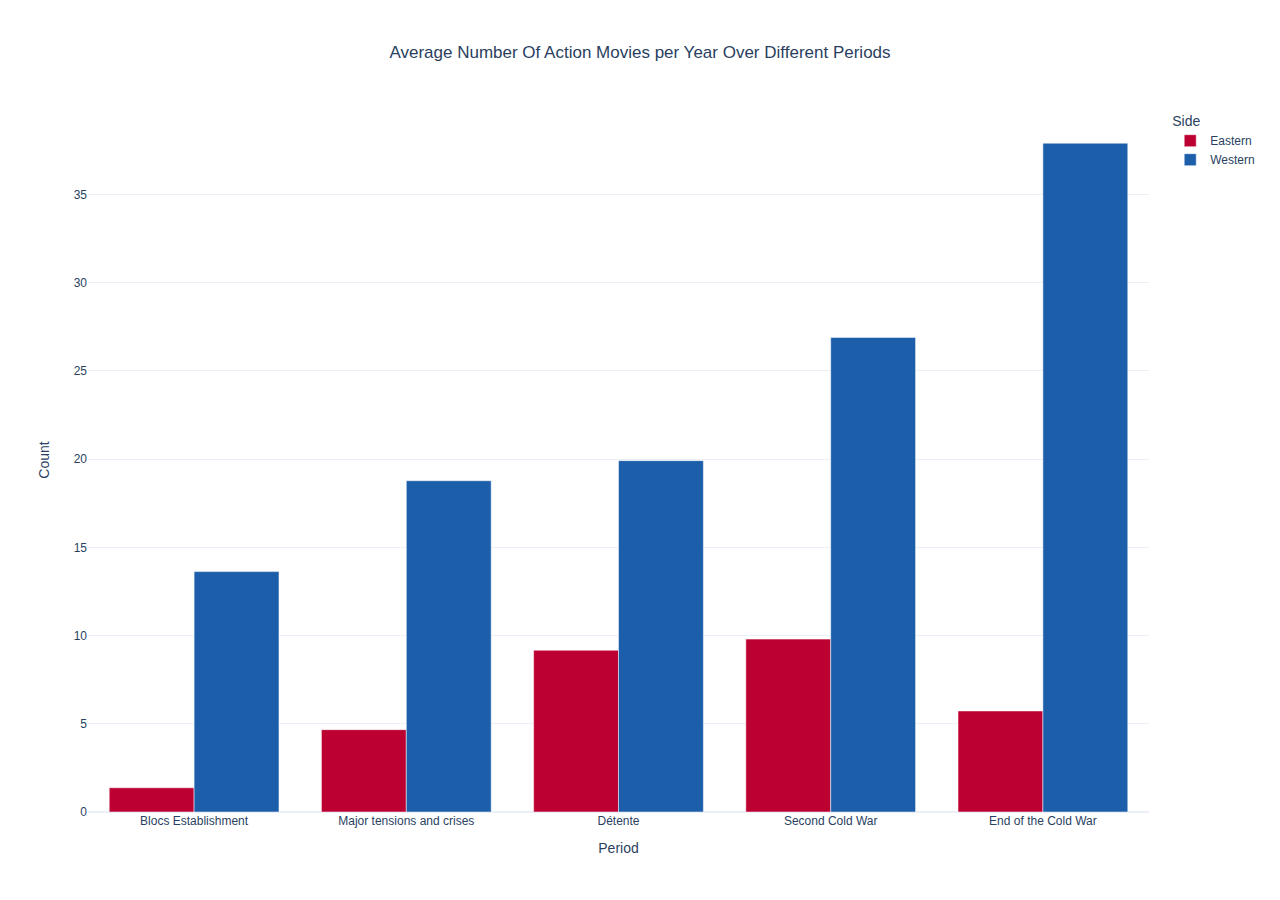
<file: graphs/Action_over_period.html>
<html>
<head><meta charset="utf-8" /></head>
<body>
    <div>                        <script type="text/javascript">window.PlotlyConfig = {MathJaxConfig: 'local'};</script>
        <script charset="utf-8" src="https://cdn.plot.ly/plotly-2.35.2.min.js"></script>                <div id="b63b5598-0eb4-404b-9385-d3e3c180ec5d" class="plotly-graph-div" style="height:100%; width:100%;"></div>            <script type="text/javascript">                                    window.PLOTLYENV=window.PLOTLYENV || {};                                    if (document.getElementById("b63b5598-0eb4-404b-9385-d3e3c180ec5d")) {                    Plotly.newPlot(                        "b63b5598-0eb4-404b-9385-d3e3c180ec5d",                        [{"alignmentgroup":"True","hovertemplate":"Side=Eastern\u003cbr\u003ePeriod=%{x}\u003cbr\u003eCount=%{y}\u003cextra\u003e\u003c\u002fextra\u003e","legendgroup":"Eastern","marker":{"color":"#BD0032","pattern":{"shape":""}},"name":"Eastern","offsetgroup":"Eastern","orientation":"v","showlegend":true,"textposition":"auto","x":["Blocs Establishment","Major tensions and crises","D\u00e9tente","Second Cold War","End of the Cold War"],"xaxis":"x","y":[1.375,4.666666666666667,9.166666666666666,9.8,5.7272727272727275],"yaxis":"y","type":"bar"},{"alignmentgroup":"True","hovertemplate":"Side=Western\u003cbr\u003ePeriod=%{x}\u003cbr\u003eCount=%{y}\u003cextra\u003e\u003c\u002fextra\u003e","legendgroup":"Western","marker":{"color":"#1C5EA9","pattern":{"shape":""}},"name":"Western","offsetgroup":"Western","orientation":"v","showlegend":true,"textposition":"auto","x":["Blocs Establishment","Major tensions and crises","D\u00e9tente","Second Cold War","End of the Cold War"],"xaxis":"x","y":[13.625,18.77777777777778,19.916666666666668,26.9,37.90909090909091],"yaxis":"y","type":"bar"}],                        {"template":{"data":{"barpolar":[{"marker":{"line":{"color":"white","width":0.5},"pattern":{"fillmode":"overlay","size":10,"solidity":0.2}},"type":"barpolar"}],"bar":[{"error_x":{"color":"#2a3f5f"},"error_y":{"color":"#2a3f5f"},"marker":{"line":{"color":"white","width":0.5},"pattern":{"fillmode":"overlay","size":10,"solidity":0.2}},"type":"bar"}],"carpet":[{"aaxis":{"endlinecolor":"#2a3f5f","gridcolor":"#C8D4E3","linecolor":"#C8D4E3","minorgridcolor":"#C8D4E3","startlinecolor":"#2a3f5f"},"baxis":{"endlinecolor":"#2a3f5f","gridcolor":"#C8D4E3","linecolor":"#C8D4E3","minorgridcolor":"#C8D4E3","startlinecolor":"#2a3f5f"},"type":"carpet"}],"choropleth":[{"colorbar":{"outlinewidth":0,"ticks":""},"type":"choropleth"}],"contourcarpet":[{"colorbar":{"outlinewidth":0,"ticks":""},"type":"contourcarpet"}],"contour":[{"colorbar":{"outlinewidth":0,"ticks":""},"colorscale":[[0.0,"#0d0887"],[0.1111111111111111,"#46039f"],[0.2222222222222222,"#7201a8"],[0.3333333333333333,"#9c179e"],[0.4444444444444444,"#bd3786"],[0.5555555555555556,"#d8576b"],[0.6666666666666666,"#ed7953"],[0.7777777777777778,"#fb9f3a"],[0.8888888888888888,"#fdca26"],[1.0,"#f0f921"]],"type":"contour"}],"heatmapgl":[{"colorbar":{"outlinewidth":0,"ticks":""},"colorscale":[[0.0,"#0d0887"],[0.1111111111111111,"#46039f"],[0.2222222222222222,"#7201a8"],[0.3333333333333333,"#9c179e"],[0.4444444444444444,"#bd3786"],[0.5555555555555556,"#d8576b"],[0.6666666666666666,"#ed7953"],[0.7777777777777778,"#fb9f3a"],[0.8888888888888888,"#fdca26"],[1.0,"#f0f921"]],"type":"heatmapgl"}],"heatmap":[{"colorbar":{"outlinewidth":0,"ticks":""},"colorscale":[[0.0,"#0d0887"],[0.1111111111111111,"#46039f"],[0.2222222222222222,"#7201a8"],[0.3333333333333333,"#9c179e"],[0.4444444444444444,"#bd3786"],[0.5555555555555556,"#d8576b"],[0.6666666666666666,"#ed7953"],[0.7777777777777778,"#fb9f3a"],[0.8888888888888888,"#fdca26"],[1.0,"#f0f921"]],"type":"heatmap"}],"histogram2dcontour":[{"colorbar":{"outlinewidth":0,"ticks":""},"colorscale":[[0.0,"#0d0887"],[0.1111111111111111,"#46039f"],[0.2222222222222222,"#7201a8"],[0.3333333333333333,"#9c179e"],[0.4444444444444444,"#bd3786"],[0.5555555555555556,"#d8576b"],[0.6666666666666666,"#ed7953"],[0.7777777777777778,"#fb9f3a"],[0.8888888888888888,"#fdca26"],[1.0,"#f0f921"]],"type":"histogram2dcontour"}],"histogram2d":[{"colorbar":{"outlinewidth":0,"ticks":""},"colorscale":[[0.0,"#0d0887"],[0.1111111111111111,"#46039f"],[0.2222222222222222,"#7201a8"],[0.3333333333333333,"#9c179e"],[0.4444444444444444,"#bd3786"],[0.5555555555555556,"#d8576b"],[0.6666666666666666,"#ed7953"],[0.7777777777777778,"#fb9f3a"],[0.8888888888888888,"#fdca26"],[1.0,"#f0f921"]],"type":"histogram2d"}],"histogram":[{"marker":{"pattern":{"fillmode":"overlay","size":10,"solidity":0.2}},"type":"histogram"}],"mesh3d":[{"colorbar":{"outlinewidth":0,"ticks":""},"type":"mesh3d"}],"parcoords":[{"line":{"colorbar":{"outlinewidth":0,"ticks":""}},"type":"parcoords"}],"pie":[{"automargin":true,"type":"pie"}],"scatter3d":[{"line":{"colorbar":{"outlinewidth":0,"ticks":""}},"marker":{"colorbar":{"outlinewidth":0,"ticks":""}},"type":"scatter3d"}],"scattercarpet":[{"marker":{"colorbar":{"outlinewidth":0,"ticks":""}},"type":"scattercarpet"}],"scattergeo":[{"marker":{"colorbar":{"outlinewidth":0,"ticks":""}},"type":"scattergeo"}],"scattergl":[{"marker":{"colorbar":{"outlinewidth":0,"ticks":""}},"type":"scattergl"}],"scattermapbox":[{"marker":{"colorbar":{"outlinewidth":0,"ticks":""}},"type":"scattermapbox"}],"scatterpolargl":[{"marker":{"colorbar":{"outlinewidth":0,"ticks":""}},"type":"scatterpolargl"}],"scatterpolar":[{"marker":{"colorbar":{"outlinewidth":0,"ticks":""}},"type":"scatterpolar"}],"scatter":[{"fillpattern":{"fillmode":"overlay","size":10,"solidity":0.2},"type":"scatter"}],"scatterternary":[{"marker":{"colorbar":{"outlinewidth":0,"ticks":""}},"type":"scatterternary"}],"surface":[{"colorbar":{"outlinewidth":0,"ticks":""},"colorscale":[[0.0,"#0d0887"],[0.1111111111111111,"#46039f"],[0.2222222222222222,"#7201a8"],[0.3333333333333333,"#9c179e"],[0.4444444444444444,"#bd3786"],[0.5555555555555556,"#d8576b"],[0.6666666666666666,"#ed7953"],[0.7777777777777778,"#fb9f3a"],[0.8888888888888888,"#fdca26"],[1.0,"#f0f921"]],"type":"surface"}],"table":[{"cells":{"fill":{"color":"#EBF0F8"},"line":{"color":"white"}},"header":{"fill":{"color":"#C8D4E3"},"line":{"color":"white"}},"type":"table"}]},"layout":{"annotationdefaults":{"arrowcolor":"#2a3f5f","arrowhead":0,"arrowwidth":1},"autotypenumbers":"strict","coloraxis":{"colorbar":{"outlinewidth":0,"ticks":""}},"colorscale":{"diverging":[[0,"#8e0152"],[0.1,"#c51b7d"],[0.2,"#de77ae"],[0.3,"#f1b6da"],[0.4,"#fde0ef"],[0.5,"#f7f7f7"],[0.6,"#e6f5d0"],[0.7,"#b8e186"],[0.8,"#7fbc41"],[0.9,"#4d9221"],[1,"#276419"]],"sequential":[[0.0,"#0d0887"],[0.1111111111111111,"#46039f"],[0.2222222222222222,"#7201a8"],[0.3333333333333333,"#9c179e"],[0.4444444444444444,"#bd3786"],[0.5555555555555556,"#d8576b"],[0.6666666666666666,"#ed7953"],[0.7777777777777778,"#fb9f3a"],[0.8888888888888888,"#fdca26"],[1.0,"#f0f921"]],"sequentialminus":[[0.0,"#0d0887"],[0.1111111111111111,"#46039f"],[0.2222222222222222,"#7201a8"],[0.3333333333333333,"#9c179e"],[0.4444444444444444,"#bd3786"],[0.5555555555555556,"#d8576b"],[0.6666666666666666,"#ed7953"],[0.7777777777777778,"#fb9f3a"],[0.8888888888888888,"#fdca26"],[1.0,"#f0f921"]]},"colorway":["#636efa","#EF553B","#00cc96","#ab63fa","#FFA15A","#19d3f3","#FF6692","#B6E880","#FF97FF","#FECB52"],"font":{"color":"#2a3f5f"},"geo":{"bgcolor":"white","lakecolor":"white","landcolor":"white","showlakes":true,"showland":true,"subunitcolor":"#C8D4E3"},"hoverlabel":{"align":"left"},"hovermode":"closest","mapbox":{"style":"light"},"paper_bgcolor":"white","plot_bgcolor":"white","polar":{"angularaxis":{"gridcolor":"#EBF0F8","linecolor":"#EBF0F8","ticks":""},"bgcolor":"white","radialaxis":{"gridcolor":"#EBF0F8","linecolor":"#EBF0F8","ticks":""}},"scene":{"xaxis":{"backgroundcolor":"white","gridcolor":"#DFE8F3","gridwidth":2,"linecolor":"#EBF0F8","showbackground":true,"ticks":"","zerolinecolor":"#EBF0F8"},"yaxis":{"backgroundcolor":"white","gridcolor":"#DFE8F3","gridwidth":2,"linecolor":"#EBF0F8","showbackground":true,"ticks":"","zerolinecolor":"#EBF0F8"},"zaxis":{"backgroundcolor":"white","gridcolor":"#DFE8F3","gridwidth":2,"linecolor":"#EBF0F8","showbackground":true,"ticks":"","zerolinecolor":"#EBF0F8"}},"shapedefaults":{"line":{"color":"#2a3f5f"}},"ternary":{"aaxis":{"gridcolor":"#DFE8F3","linecolor":"#A2B1C6","ticks":""},"baxis":{"gridcolor":"#DFE8F3","linecolor":"#A2B1C6","ticks":""},"bgcolor":"white","caxis":{"gridcolor":"#DFE8F3","linecolor":"#A2B1C6","ticks":""}},"title":{"x":0.05},"xaxis":{"automargin":true,"gridcolor":"#EBF0F8","linecolor":"#EBF0F8","ticks":"","title":{"standoff":15},"zerolinecolor":"#EBF0F8","zerolinewidth":2},"yaxis":{"automargin":true,"gridcolor":"#EBF0F8","linecolor":"#EBF0F8","ticks":"","title":{"standoff":15},"zerolinecolor":"#EBF0F8","zerolinewidth":2}}},"xaxis":{"anchor":"y","domain":[0.0,1.0],"title":{"text":"Period"}},"yaxis":{"anchor":"x","domain":[0.0,1.0],"title":{"text":"Count"}},"legend":{"title":{"text":"Side"},"tracegroupgap":0},"title":{"text":"Average Number Of Action Movies per Year Over Different Periods","x":0.5,"xanchor":"center"},"barmode":"group","hovermode":"x unified"},                        {"responsive": true}                    )                };                            </script>        </div>
</body>
</html>
</file>
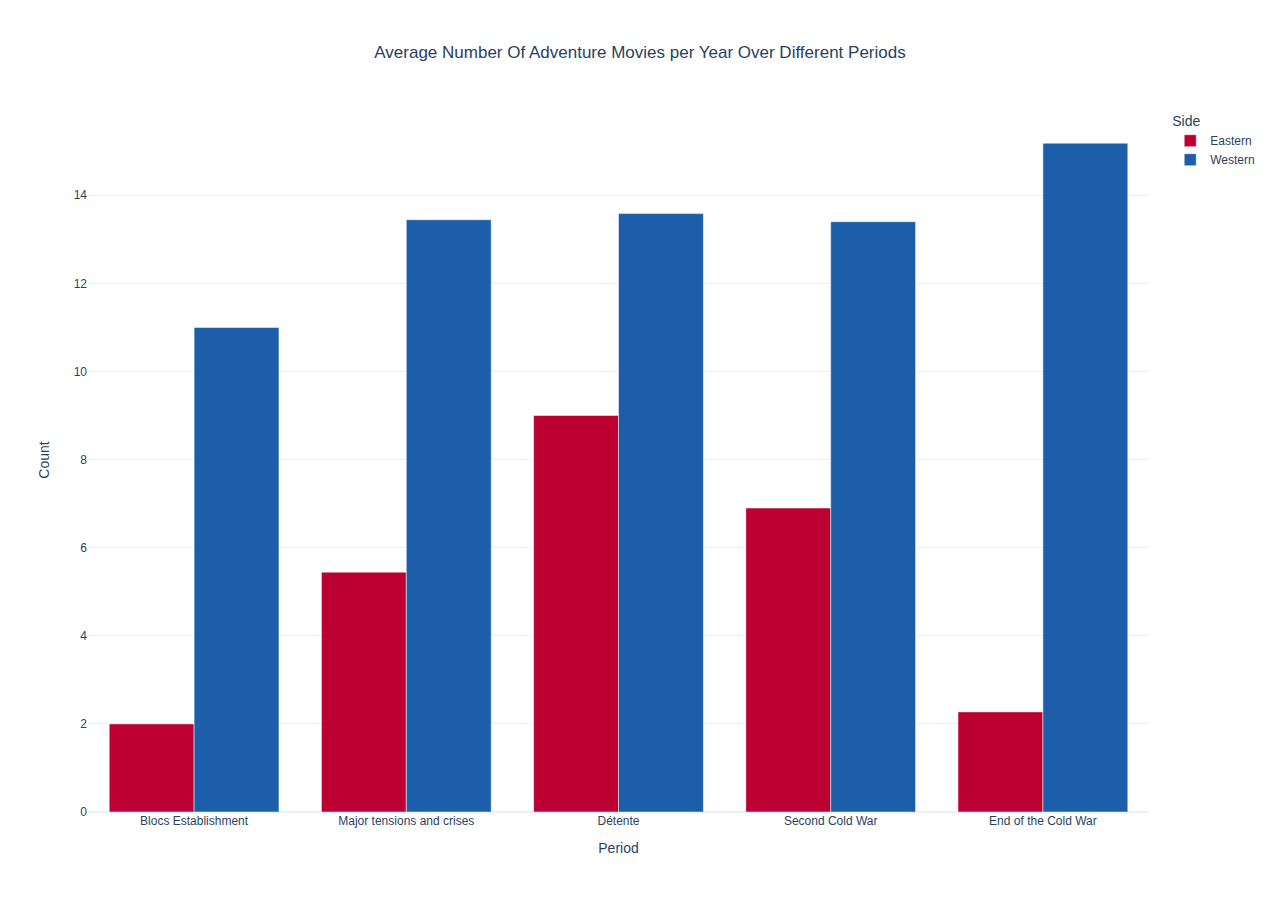
<file: graphs/Adventure_over_period.html>
<html>
<head><meta charset="utf-8" /></head>
<body>
    <div>                        <script type="text/javascript">window.PlotlyConfig = {MathJaxConfig: 'local'};</script>
        <script charset="utf-8" src="https://cdn.plot.ly/plotly-2.35.2.min.js"></script>                <div id="687cef14-ebff-48cc-8a28-960d54984b59" class="plotly-graph-div" style="height:100%; width:100%;"></div>            <script type="text/javascript">                                    window.PLOTLYENV=window.PLOTLYENV || {};                                    if (document.getElementById("687cef14-ebff-48cc-8a28-960d54984b59")) {                    Plotly.newPlot(                        "687cef14-ebff-48cc-8a28-960d54984b59",                        [{"alignmentgroup":"True","hovertemplate":"Side=Eastern\u003cbr\u003ePeriod=%{x}\u003cbr\u003eCount=%{y}\u003cextra\u003e\u003c\u002fextra\u003e","legendgroup":"Eastern","marker":{"color":"#BD0032","pattern":{"shape":""}},"name":"Eastern","offsetgroup":"Eastern","orientation":"v","showlegend":true,"textposition":"auto","x":["Blocs Establishment","Major tensions and crises","D\u00e9tente","Second Cold War","End of the Cold War"],"xaxis":"x","y":[2.0,5.444444444444445,9.0,6.9,2.272727272727273],"yaxis":"y","type":"bar"},{"alignmentgroup":"True","hovertemplate":"Side=Western\u003cbr\u003ePeriod=%{x}\u003cbr\u003eCount=%{y}\u003cextra\u003e\u003c\u002fextra\u003e","legendgroup":"Western","marker":{"color":"#1C5EA9","pattern":{"shape":""}},"name":"Western","offsetgroup":"Western","orientation":"v","showlegend":true,"textposition":"auto","x":["Blocs Establishment","Major tensions and crises","D\u00e9tente","Second Cold War","End of the Cold War"],"xaxis":"x","y":[11.0,13.444444444444445,13.583333333333334,13.4,15.181818181818182],"yaxis":"y","type":"bar"}],                        {"template":{"data":{"barpolar":[{"marker":{"line":{"color":"white","width":0.5},"pattern":{"fillmode":"overlay","size":10,"solidity":0.2}},"type":"barpolar"}],"bar":[{"error_x":{"color":"#2a3f5f"},"error_y":{"color":"#2a3f5f"},"marker":{"line":{"color":"white","width":0.5},"pattern":{"fillmode":"overlay","size":10,"solidity":0.2}},"type":"bar"}],"carpet":[{"aaxis":{"endlinecolor":"#2a3f5f","gridcolor":"#C8D4E3","linecolor":"#C8D4E3","minorgridcolor":"#C8D4E3","startlinecolor":"#2a3f5f"},"baxis":{"endlinecolor":"#2a3f5f","gridcolor":"#C8D4E3","linecolor":"#C8D4E3","minorgridcolor":"#C8D4E3","startlinecolor":"#2a3f5f"},"type":"carpet"}],"choropleth":[{"colorbar":{"outlinewidth":0,"ticks":""},"type":"choropleth"}],"contourcarpet":[{"colorbar":{"outlinewidth":0,"ticks":""},"type":"contourcarpet"}],"contour":[{"colorbar":{"outlinewidth":0,"ticks":""},"colorscale":[[0.0,"#0d0887"],[0.1111111111111111,"#46039f"],[0.2222222222222222,"#7201a8"],[0.3333333333333333,"#9c179e"],[0.4444444444444444,"#bd3786"],[0.5555555555555556,"#d8576b"],[0.6666666666666666,"#ed7953"],[0.7777777777777778,"#fb9f3a"],[0.8888888888888888,"#fdca26"],[1.0,"#f0f921"]],"type":"contour"}],"heatmapgl":[{"colorbar":{"outlinewidth":0,"ticks":""},"colorscale":[[0.0,"#0d0887"],[0.1111111111111111,"#46039f"],[0.2222222222222222,"#7201a8"],[0.3333333333333333,"#9c179e"],[0.4444444444444444,"#bd3786"],[0.5555555555555556,"#d8576b"],[0.6666666666666666,"#ed7953"],[0.7777777777777778,"#fb9f3a"],[0.8888888888888888,"#fdca26"],[1.0,"#f0f921"]],"type":"heatmapgl"}],"heatmap":[{"colorbar":{"outlinewidth":0,"ticks":""},"colorscale":[[0.0,"#0d0887"],[0.1111111111111111,"#46039f"],[0.2222222222222222,"#7201a8"],[0.3333333333333333,"#9c179e"],[0.4444444444444444,"#bd3786"],[0.5555555555555556,"#d8576b"],[0.6666666666666666,"#ed7953"],[0.7777777777777778,"#fb9f3a"],[0.8888888888888888,"#fdca26"],[1.0,"#f0f921"]],"type":"heatmap"}],"histogram2dcontour":[{"colorbar":{"outlinewidth":0,"ticks":""},"colorscale":[[0.0,"#0d0887"],[0.1111111111111111,"#46039f"],[0.2222222222222222,"#7201a8"],[0.3333333333333333,"#9c179e"],[0.4444444444444444,"#bd3786"],[0.5555555555555556,"#d8576b"],[0.6666666666666666,"#ed7953"],[0.7777777777777778,"#fb9f3a"],[0.8888888888888888,"#fdca26"],[1.0,"#f0f921"]],"type":"histogram2dcontour"}],"histogram2d":[{"colorbar":{"outlinewidth":0,"ticks":""},"colorscale":[[0.0,"#0d0887"],[0.1111111111111111,"#46039f"],[0.2222222222222222,"#7201a8"],[0.3333333333333333,"#9c179e"],[0.4444444444444444,"#bd3786"],[0.5555555555555556,"#d8576b"],[0.6666666666666666,"#ed7953"],[0.7777777777777778,"#fb9f3a"],[0.8888888888888888,"#fdca26"],[1.0,"#f0f921"]],"type":"histogram2d"}],"histogram":[{"marker":{"pattern":{"fillmode":"overlay","size":10,"solidity":0.2}},"type":"histogram"}],"mesh3d":[{"colorbar":{"outlinewidth":0,"ticks":""},"type":"mesh3d"}],"parcoords":[{"line":{"colorbar":{"outlinewidth":0,"ticks":""}},"type":"parcoords"}],"pie":[{"automargin":true,"type":"pie"}],"scatter3d":[{"line":{"colorbar":{"outlinewidth":0,"ticks":""}},"marker":{"colorbar":{"outlinewidth":0,"ticks":""}},"type":"scatter3d"}],"scattercarpet":[{"marker":{"colorbar":{"outlinewidth":0,"ticks":""}},"type":"scattercarpet"}],"scattergeo":[{"marker":{"colorbar":{"outlinewidth":0,"ticks":""}},"type":"scattergeo"}],"scattergl":[{"marker":{"colorbar":{"outlinewidth":0,"ticks":""}},"type":"scattergl"}],"scattermapbox":[{"marker":{"colorbar":{"outlinewidth":0,"ticks":""}},"type":"scattermapbox"}],"scatterpolargl":[{"marker":{"colorbar":{"outlinewidth":0,"ticks":""}},"type":"scatterpolargl"}],"scatterpolar":[{"marker":{"colorbar":{"outlinewidth":0,"ticks":""}},"type":"scatterpolar"}],"scatter":[{"fillpattern":{"fillmode":"overlay","size":10,"solidity":0.2},"type":"scatter"}],"scatterternary":[{"marker":{"colorbar":{"outlinewidth":0,"ticks":""}},"type":"scatterternary"}],"surface":[{"colorbar":{"outlinewidth":0,"ticks":""},"colorscale":[[0.0,"#0d0887"],[0.1111111111111111,"#46039f"],[0.2222222222222222,"#7201a8"],[0.3333333333333333,"#9c179e"],[0.4444444444444444,"#bd3786"],[0.5555555555555556,"#d8576b"],[0.6666666666666666,"#ed7953"],[0.7777777777777778,"#fb9f3a"],[0.8888888888888888,"#fdca26"],[1.0,"#f0f921"]],"type":"surface"}],"table":[{"cells":{"fill":{"color":"#EBF0F8"},"line":{"color":"white"}},"header":{"fill":{"color":"#C8D4E3"},"line":{"color":"white"}},"type":"table"}]},"layout":{"annotationdefaults":{"arrowcolor":"#2a3f5f","arrowhead":0,"arrowwidth":1},"autotypenumbers":"strict","coloraxis":{"colorbar":{"outlinewidth":0,"ticks":""}},"colorscale":{"diverging":[[0,"#8e0152"],[0.1,"#c51b7d"],[0.2,"#de77ae"],[0.3,"#f1b6da"],[0.4,"#fde0ef"],[0.5,"#f7f7f7"],[0.6,"#e6f5d0"],[0.7,"#b8e186"],[0.8,"#7fbc41"],[0.9,"#4d9221"],[1,"#276419"]],"sequential":[[0.0,"#0d0887"],[0.1111111111111111,"#46039f"],[0.2222222222222222,"#7201a8"],[0.3333333333333333,"#9c179e"],[0.4444444444444444,"#bd3786"],[0.5555555555555556,"#d8576b"],[0.6666666666666666,"#ed7953"],[0.7777777777777778,"#fb9f3a"],[0.8888888888888888,"#fdca26"],[1.0,"#f0f921"]],"sequentialminus":[[0.0,"#0d0887"],[0.1111111111111111,"#46039f"],[0.2222222222222222,"#7201a8"],[0.3333333333333333,"#9c179e"],[0.4444444444444444,"#bd3786"],[0.5555555555555556,"#d8576b"],[0.6666666666666666,"#ed7953"],[0.7777777777777778,"#fb9f3a"],[0.8888888888888888,"#fdca26"],[1.0,"#f0f921"]]},"colorway":["#636efa","#EF553B","#00cc96","#ab63fa","#FFA15A","#19d3f3","#FF6692","#B6E880","#FF97FF","#FECB52"],"font":{"color":"#2a3f5f"},"geo":{"bgcolor":"white","lakecolor":"white","landcolor":"white","showlakes":true,"showland":true,"subunitcolor":"#C8D4E3"},"hoverlabel":{"align":"left"},"hovermode":"closest","mapbox":{"style":"light"},"paper_bgcolor":"white","plot_bgcolor":"white","polar":{"angularaxis":{"gridcolor":"#EBF0F8","linecolor":"#EBF0F8","ticks":""},"bgcolor":"white","radialaxis":{"gridcolor":"#EBF0F8","linecolor":"#EBF0F8","ticks":""}},"scene":{"xaxis":{"backgroundcolor":"white","gridcolor":"#DFE8F3","gridwidth":2,"linecolor":"#EBF0F8","showbackground":true,"ticks":"","zerolinecolor":"#EBF0F8"},"yaxis":{"backgroundcolor":"white","gridcolor":"#DFE8F3","gridwidth":2,"linecolor":"#EBF0F8","showbackground":true,"ticks":"","zerolinecolor":"#EBF0F8"},"zaxis":{"backgroundcolor":"white","gridcolor":"#DFE8F3","gridwidth":2,"linecolor":"#EBF0F8","showbackground":true,"ticks":"","zerolinecolor":"#EBF0F8"}},"shapedefaults":{"line":{"color":"#2a3f5f"}},"ternary":{"aaxis":{"gridcolor":"#DFE8F3","linecolor":"#A2B1C6","ticks":""},"baxis":{"gridcolor":"#DFE8F3","linecolor":"#A2B1C6","ticks":""},"bgcolor":"white","caxis":{"gridcolor":"#DFE8F3","linecolor":"#A2B1C6","ticks":""}},"title":{"x":0.05},"xaxis":{"automargin":true,"gridcolor":"#EBF0F8","linecolor":"#EBF0F8","ticks":"","title":{"standoff":15},"zerolinecolor":"#EBF0F8","zerolinewidth":2},"yaxis":{"automargin":true,"gridcolor":"#EBF0F8","linecolor":"#EBF0F8","ticks":"","title":{"standoff":15},"zerolinecolor":"#EBF0F8","zerolinewidth":2}}},"xaxis":{"anchor":"y","domain":[0.0,1.0],"title":{"text":"Period"}},"yaxis":{"anchor":"x","domain":[0.0,1.0],"title":{"text":"Count"}},"legend":{"title":{"text":"Side"},"tracegroupgap":0},"title":{"text":"Average Number Of Adventure Movies per Year Over Different Periods","x":0.5,"xanchor":"center"},"barmode":"group","hovermode":"x unified"},                        {"responsive": true}                    )                };                            </script>        </div>
</body>
</html>
</file>
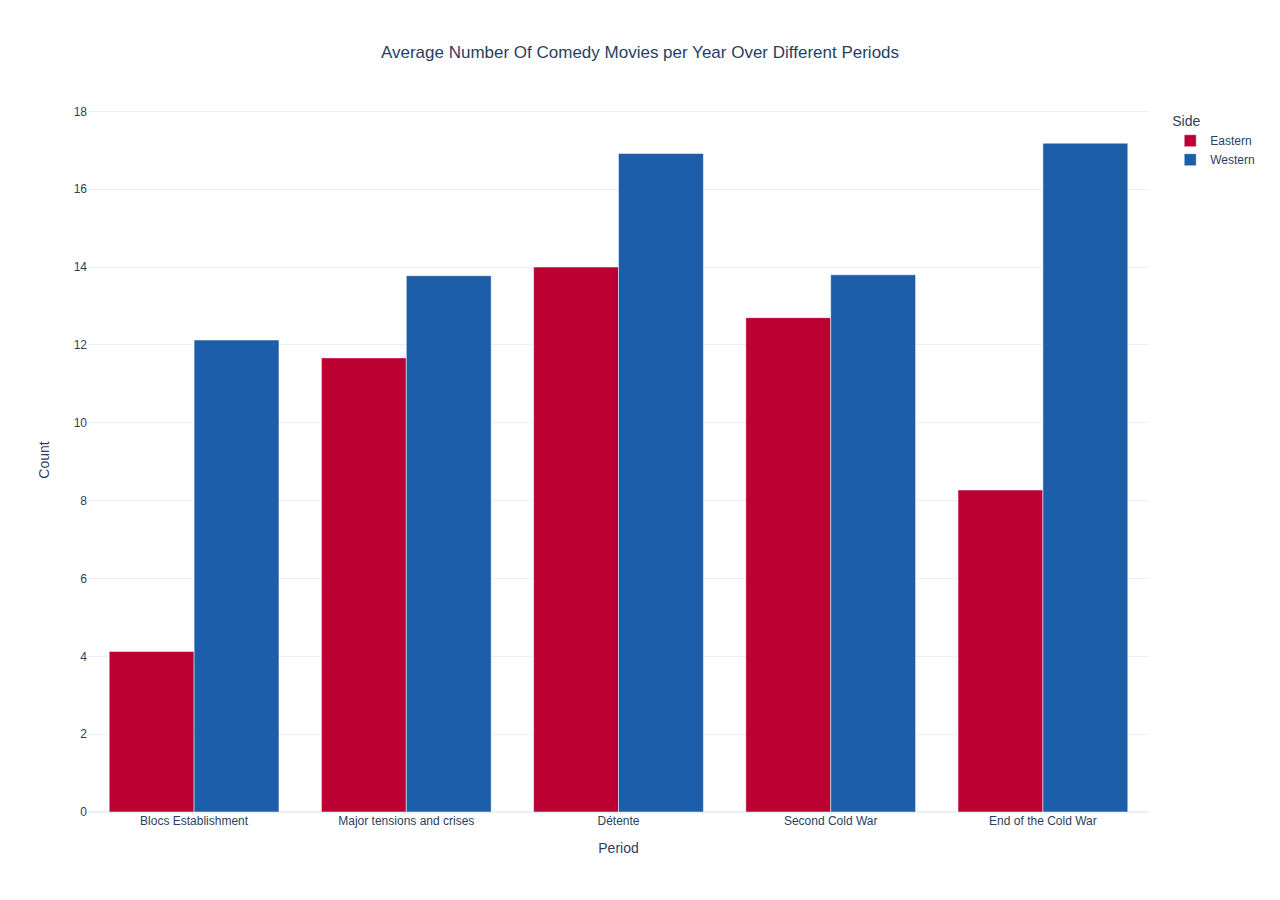
<file: graphs/Comedy_over_period.html>
<html>
<head><meta charset="utf-8" /></head>
<body>
    <div>                        <script type="text/javascript">window.PlotlyConfig = {MathJaxConfig: 'local'};</script>
        <script charset="utf-8" src="https://cdn.plot.ly/plotly-2.35.2.min.js"></script>                <div id="7b47e8b4-6470-45fb-b817-f19416f6a0f4" class="plotly-graph-div" style="height:100%; width:100%;"></div>            <script type="text/javascript">                                    window.PLOTLYENV=window.PLOTLYENV || {};                                    if (document.getElementById("7b47e8b4-6470-45fb-b817-f19416f6a0f4")) {                    Plotly.newPlot(                        "7b47e8b4-6470-45fb-b817-f19416f6a0f4",                        [{"alignmentgroup":"True","hovertemplate":"Side=Eastern\u003cbr\u003ePeriod=%{x}\u003cbr\u003eCount=%{y}\u003cextra\u003e\u003c\u002fextra\u003e","legendgroup":"Eastern","marker":{"color":"#BD0032","pattern":{"shape":""}},"name":"Eastern","offsetgroup":"Eastern","orientation":"v","showlegend":true,"textposition":"auto","x":["Blocs Establishment","Major tensions and crises","D\u00e9tente","Second Cold War","End of the Cold War"],"xaxis":"x","y":[4.125,11.666666666666666,14.0,12.7,8.272727272727273],"yaxis":"y","type":"bar"},{"alignmentgroup":"True","hovertemplate":"Side=Western\u003cbr\u003ePeriod=%{x}\u003cbr\u003eCount=%{y}\u003cextra\u003e\u003c\u002fextra\u003e","legendgroup":"Western","marker":{"color":"#1C5EA9","pattern":{"shape":""}},"name":"Western","offsetgroup":"Western","orientation":"v","showlegend":true,"textposition":"auto","x":["Blocs Establishment","Major tensions and crises","D\u00e9tente","Second Cold War","End of the Cold War"],"xaxis":"x","y":[12.125,13.777777777777779,16.916666666666668,13.8,17.181818181818183],"yaxis":"y","type":"bar"}],                        {"template":{"data":{"barpolar":[{"marker":{"line":{"color":"white","width":0.5},"pattern":{"fillmode":"overlay","size":10,"solidity":0.2}},"type":"barpolar"}],"bar":[{"error_x":{"color":"#2a3f5f"},"error_y":{"color":"#2a3f5f"},"marker":{"line":{"color":"white","width":0.5},"pattern":{"fillmode":"overlay","size":10,"solidity":0.2}},"type":"bar"}],"carpet":[{"aaxis":{"endlinecolor":"#2a3f5f","gridcolor":"#C8D4E3","linecolor":"#C8D4E3","minorgridcolor":"#C8D4E3","startlinecolor":"#2a3f5f"},"baxis":{"endlinecolor":"#2a3f5f","gridcolor":"#C8D4E3","linecolor":"#C8D4E3","minorgridcolor":"#C8D4E3","startlinecolor":"#2a3f5f"},"type":"carpet"}],"choropleth":[{"colorbar":{"outlinewidth":0,"ticks":""},"type":"choropleth"}],"contourcarpet":[{"colorbar":{"outlinewidth":0,"ticks":""},"type":"contourcarpet"}],"contour":[{"colorbar":{"outlinewidth":0,"ticks":""},"colorscale":[[0.0,"#0d0887"],[0.1111111111111111,"#46039f"],[0.2222222222222222,"#7201a8"],[0.3333333333333333,"#9c179e"],[0.4444444444444444,"#bd3786"],[0.5555555555555556,"#d8576b"],[0.6666666666666666,"#ed7953"],[0.7777777777777778,"#fb9f3a"],[0.8888888888888888,"#fdca26"],[1.0,"#f0f921"]],"type":"contour"}],"heatmapgl":[{"colorbar":{"outlinewidth":0,"ticks":""},"colorscale":[[0.0,"#0d0887"],[0.1111111111111111,"#46039f"],[0.2222222222222222,"#7201a8"],[0.3333333333333333,"#9c179e"],[0.4444444444444444,"#bd3786"],[0.5555555555555556,"#d8576b"],[0.6666666666666666,"#ed7953"],[0.7777777777777778,"#fb9f3a"],[0.8888888888888888,"#fdca26"],[1.0,"#f0f921"]],"type":"heatmapgl"}],"heatmap":[{"colorbar":{"outlinewidth":0,"ticks":""},"colorscale":[[0.0,"#0d0887"],[0.1111111111111111,"#46039f"],[0.2222222222222222,"#7201a8"],[0.3333333333333333,"#9c179e"],[0.4444444444444444,"#bd3786"],[0.5555555555555556,"#d8576b"],[0.6666666666666666,"#ed7953"],[0.7777777777777778,"#fb9f3a"],[0.8888888888888888,"#fdca26"],[1.0,"#f0f921"]],"type":"heatmap"}],"histogram2dcontour":[{"colorbar":{"outlinewidth":0,"ticks":""},"colorscale":[[0.0,"#0d0887"],[0.1111111111111111,"#46039f"],[0.2222222222222222,"#7201a8"],[0.3333333333333333,"#9c179e"],[0.4444444444444444,"#bd3786"],[0.5555555555555556,"#d8576b"],[0.6666666666666666,"#ed7953"],[0.7777777777777778,"#fb9f3a"],[0.8888888888888888,"#fdca26"],[1.0,"#f0f921"]],"type":"histogram2dcontour"}],"histogram2d":[{"colorbar":{"outlinewidth":0,"ticks":""},"colorscale":[[0.0,"#0d0887"],[0.1111111111111111,"#46039f"],[0.2222222222222222,"#7201a8"],[0.3333333333333333,"#9c179e"],[0.4444444444444444,"#bd3786"],[0.5555555555555556,"#d8576b"],[0.6666666666666666,"#ed7953"],[0.7777777777777778,"#fb9f3a"],[0.8888888888888888,"#fdca26"],[1.0,"#f0f921"]],"type":"histogram2d"}],"histogram":[{"marker":{"pattern":{"fillmode":"overlay","size":10,"solidity":0.2}},"type":"histogram"}],"mesh3d":[{"colorbar":{"outlinewidth":0,"ticks":""},"type":"mesh3d"}],"parcoords":[{"line":{"colorbar":{"outlinewidth":0,"ticks":""}},"type":"parcoords"}],"pie":[{"automargin":true,"type":"pie"}],"scatter3d":[{"line":{"colorbar":{"outlinewidth":0,"ticks":""}},"marker":{"colorbar":{"outlinewidth":0,"ticks":""}},"type":"scatter3d"}],"scattercarpet":[{"marker":{"colorbar":{"outlinewidth":0,"ticks":""}},"type":"scattercarpet"}],"scattergeo":[{"marker":{"colorbar":{"outlinewidth":0,"ticks":""}},"type":"scattergeo"}],"scattergl":[{"marker":{"colorbar":{"outlinewidth":0,"ticks":""}},"type":"scattergl"}],"scattermapbox":[{"marker":{"colorbar":{"outlinewidth":0,"ticks":""}},"type":"scattermapbox"}],"scatterpolargl":[{"marker":{"colorbar":{"outlinewidth":0,"ticks":""}},"type":"scatterpolargl"}],"scatterpolar":[{"marker":{"colorbar":{"outlinewidth":0,"ticks":""}},"type":"scatterpolar"}],"scatter":[{"fillpattern":{"fillmode":"overlay","size":10,"solidity":0.2},"type":"scatter"}],"scatterternary":[{"marker":{"colorbar":{"outlinewidth":0,"ticks":""}},"type":"scatterternary"}],"surface":[{"colorbar":{"outlinewidth":0,"ticks":""},"colorscale":[[0.0,"#0d0887"],[0.1111111111111111,"#46039f"],[0.2222222222222222,"#7201a8"],[0.3333333333333333,"#9c179e"],[0.4444444444444444,"#bd3786"],[0.5555555555555556,"#d8576b"],[0.6666666666666666,"#ed7953"],[0.7777777777777778,"#fb9f3a"],[0.8888888888888888,"#fdca26"],[1.0,"#f0f921"]],"type":"surface"}],"table":[{"cells":{"fill":{"color":"#EBF0F8"},"line":{"color":"white"}},"header":{"fill":{"color":"#C8D4E3"},"line":{"color":"white"}},"type":"table"}]},"layout":{"annotationdefaults":{"arrowcolor":"#2a3f5f","arrowhead":0,"arrowwidth":1},"autotypenumbers":"strict","coloraxis":{"colorbar":{"outlinewidth":0,"ticks":""}},"colorscale":{"diverging":[[0,"#8e0152"],[0.1,"#c51b7d"],[0.2,"#de77ae"],[0.3,"#f1b6da"],[0.4,"#fde0ef"],[0.5,"#f7f7f7"],[0.6,"#e6f5d0"],[0.7,"#b8e186"],[0.8,"#7fbc41"],[0.9,"#4d9221"],[1,"#276419"]],"sequential":[[0.0,"#0d0887"],[0.1111111111111111,"#46039f"],[0.2222222222222222,"#7201a8"],[0.3333333333333333,"#9c179e"],[0.4444444444444444,"#bd3786"],[0.5555555555555556,"#d8576b"],[0.6666666666666666,"#ed7953"],[0.7777777777777778,"#fb9f3a"],[0.8888888888888888,"#fdca26"],[1.0,"#f0f921"]],"sequentialminus":[[0.0,"#0d0887"],[0.1111111111111111,"#46039f"],[0.2222222222222222,"#7201a8"],[0.3333333333333333,"#9c179e"],[0.4444444444444444,"#bd3786"],[0.5555555555555556,"#d8576b"],[0.6666666666666666,"#ed7953"],[0.7777777777777778,"#fb9f3a"],[0.8888888888888888,"#fdca26"],[1.0,"#f0f921"]]},"colorway":["#636efa","#EF553B","#00cc96","#ab63fa","#FFA15A","#19d3f3","#FF6692","#B6E880","#FF97FF","#FECB52"],"font":{"color":"#2a3f5f"},"geo":{"bgcolor":"white","lakecolor":"white","landcolor":"white","showlakes":true,"showland":true,"subunitcolor":"#C8D4E3"},"hoverlabel":{"align":"left"},"hovermode":"closest","mapbox":{"style":"light"},"paper_bgcolor":"white","plot_bgcolor":"white","polar":{"angularaxis":{"gridcolor":"#EBF0F8","linecolor":"#EBF0F8","ticks":""},"bgcolor":"white","radialaxis":{"gridcolor":"#EBF0F8","linecolor":"#EBF0F8","ticks":""}},"scene":{"xaxis":{"backgroundcolor":"white","gridcolor":"#DFE8F3","gridwidth":2,"linecolor":"#EBF0F8","showbackground":true,"ticks":"","zerolinecolor":"#EBF0F8"},"yaxis":{"backgroundcolor":"white","gridcolor":"#DFE8F3","gridwidth":2,"linecolor":"#EBF0F8","showbackground":true,"ticks":"","zerolinecolor":"#EBF0F8"},"zaxis":{"backgroundcolor":"white","gridcolor":"#DFE8F3","gridwidth":2,"linecolor":"#EBF0F8","showbackground":true,"ticks":"","zerolinecolor":"#EBF0F8"}},"shapedefaults":{"line":{"color":"#2a3f5f"}},"ternary":{"aaxis":{"gridcolor":"#DFE8F3","linecolor":"#A2B1C6","ticks":""},"baxis":{"gridcolor":"#DFE8F3","linecolor":"#A2B1C6","ticks":""},"bgcolor":"white","caxis":{"gridcolor":"#DFE8F3","linecolor":"#A2B1C6","ticks":""}},"title":{"x":0.05},"xaxis":{"automargin":true,"gridcolor":"#EBF0F8","linecolor":"#EBF0F8","ticks":"","title":{"standoff":15},"zerolinecolor":"#EBF0F8","zerolinewidth":2},"yaxis":{"automargin":true,"gridcolor":"#EBF0F8","linecolor":"#EBF0F8","ticks":"","title":{"standoff":15},"zerolinecolor":"#EBF0F8","zerolinewidth":2}}},"xaxis":{"anchor":"y","domain":[0.0,1.0],"title":{"text":"Period"}},"yaxis":{"anchor":"x","domain":[0.0,1.0],"title":{"text":"Count"}},"legend":{"title":{"text":"Side"},"tracegroupgap":0},"title":{"text":"Average Number Of Comedy Movies per Year Over Different Periods","x":0.5,"xanchor":"center"},"barmode":"group","hovermode":"x unified"},                        {"responsive": true}                    )                };                            </script>        </div>
</body>
</html>
</file>
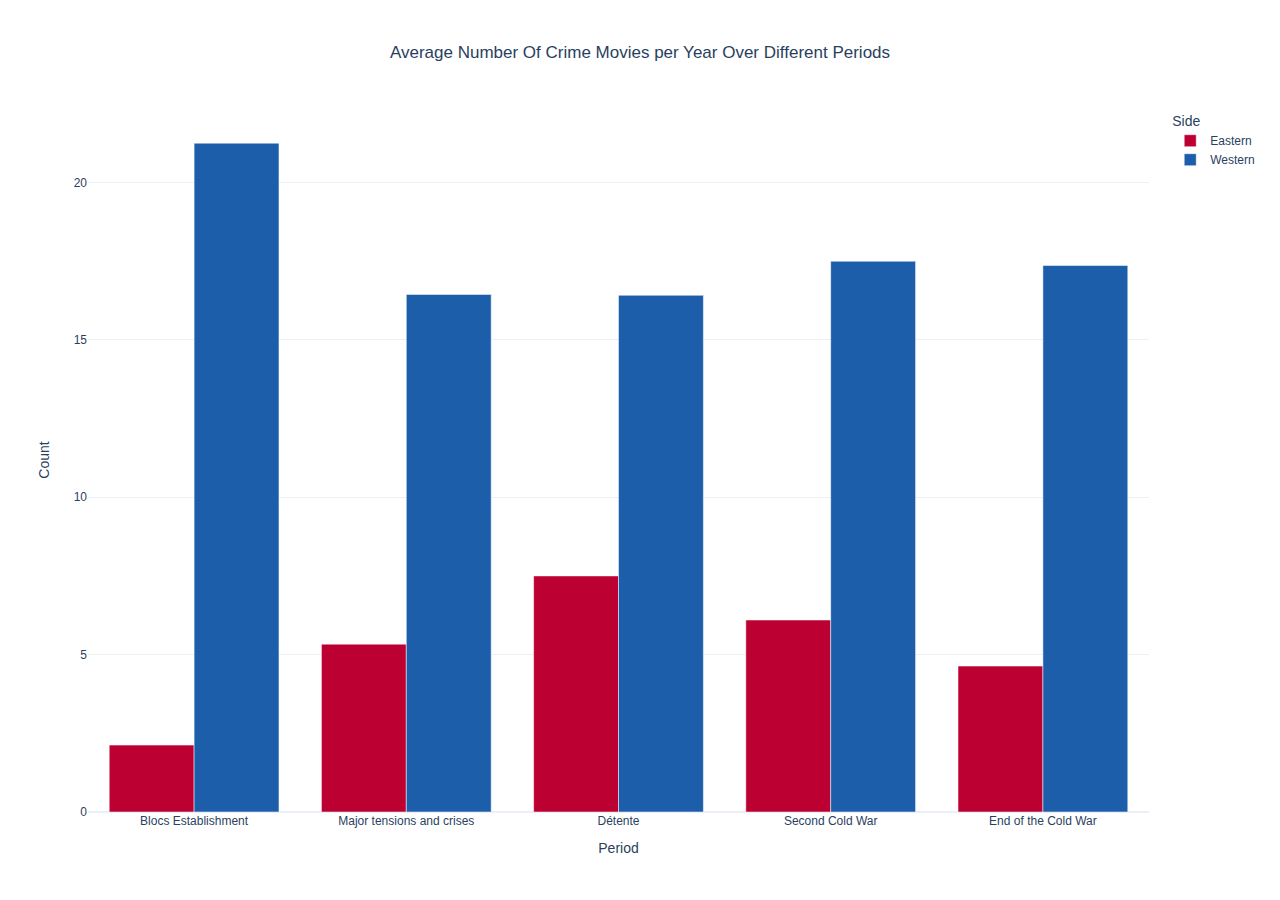
<file: graphs/Crime_over_period.html>
<html>
<head><meta charset="utf-8" /></head>
<body>
    <div>                        <script type="text/javascript">window.PlotlyConfig = {MathJaxConfig: 'local'};</script>
        <script charset="utf-8" src="https://cdn.plot.ly/plotly-2.35.2.min.js"></script>                <div id="25233501-002d-4774-a9d4-7abb74cb58e3" class="plotly-graph-div" style="height:100%; width:100%;"></div>            <script type="text/javascript">                                    window.PLOTLYENV=window.PLOTLYENV || {};                                    if (document.getElementById("25233501-002d-4774-a9d4-7abb74cb58e3")) {                    Plotly.newPlot(                        "25233501-002d-4774-a9d4-7abb74cb58e3",                        [{"alignmentgroup":"True","hovertemplate":"Side=Eastern\u003cbr\u003ePeriod=%{x}\u003cbr\u003eCount=%{y}\u003cextra\u003e\u003c\u002fextra\u003e","legendgroup":"Eastern","marker":{"color":"#BD0032","pattern":{"shape":""}},"name":"Eastern","offsetgroup":"Eastern","orientation":"v","showlegend":true,"textposition":"auto","x":["Blocs Establishment","Major tensions and crises","D\u00e9tente","Second Cold War","End of the Cold War"],"xaxis":"x","y":[2.125,5.333333333333333,7.5,6.1,4.636363636363637],"yaxis":"y","type":"bar"},{"alignmentgroup":"True","hovertemplate":"Side=Western\u003cbr\u003ePeriod=%{x}\u003cbr\u003eCount=%{y}\u003cextra\u003e\u003c\u002fextra\u003e","legendgroup":"Western","marker":{"color":"#1C5EA9","pattern":{"shape":""}},"name":"Western","offsetgroup":"Western","orientation":"v","showlegend":true,"textposition":"auto","x":["Blocs Establishment","Major tensions and crises","D\u00e9tente","Second Cold War","End of the Cold War"],"xaxis":"x","y":[21.25,16.444444444444443,16.416666666666668,17.5,17.363636363636363],"yaxis":"y","type":"bar"}],                        {"template":{"data":{"barpolar":[{"marker":{"line":{"color":"white","width":0.5},"pattern":{"fillmode":"overlay","size":10,"solidity":0.2}},"type":"barpolar"}],"bar":[{"error_x":{"color":"#2a3f5f"},"error_y":{"color":"#2a3f5f"},"marker":{"line":{"color":"white","width":0.5},"pattern":{"fillmode":"overlay","size":10,"solidity":0.2}},"type":"bar"}],"carpet":[{"aaxis":{"endlinecolor":"#2a3f5f","gridcolor":"#C8D4E3","linecolor":"#C8D4E3","minorgridcolor":"#C8D4E3","startlinecolor":"#2a3f5f"},"baxis":{"endlinecolor":"#2a3f5f","gridcolor":"#C8D4E3","linecolor":"#C8D4E3","minorgridcolor":"#C8D4E3","startlinecolor":"#2a3f5f"},"type":"carpet"}],"choropleth":[{"colorbar":{"outlinewidth":0,"ticks":""},"type":"choropleth"}],"contourcarpet":[{"colorbar":{"outlinewidth":0,"ticks":""},"type":"contourcarpet"}],"contour":[{"colorbar":{"outlinewidth":0,"ticks":""},"colorscale":[[0.0,"#0d0887"],[0.1111111111111111,"#46039f"],[0.2222222222222222,"#7201a8"],[0.3333333333333333,"#9c179e"],[0.4444444444444444,"#bd3786"],[0.5555555555555556,"#d8576b"],[0.6666666666666666,"#ed7953"],[0.7777777777777778,"#fb9f3a"],[0.8888888888888888,"#fdca26"],[1.0,"#f0f921"]],"type":"contour"}],"heatmapgl":[{"colorbar":{"outlinewidth":0,"ticks":""},"colorscale":[[0.0,"#0d0887"],[0.1111111111111111,"#46039f"],[0.2222222222222222,"#7201a8"],[0.3333333333333333,"#9c179e"],[0.4444444444444444,"#bd3786"],[0.5555555555555556,"#d8576b"],[0.6666666666666666,"#ed7953"],[0.7777777777777778,"#fb9f3a"],[0.8888888888888888,"#fdca26"],[1.0,"#f0f921"]],"type":"heatmapgl"}],"heatmap":[{"colorbar":{"outlinewidth":0,"ticks":""},"colorscale":[[0.0,"#0d0887"],[0.1111111111111111,"#46039f"],[0.2222222222222222,"#7201a8"],[0.3333333333333333,"#9c179e"],[0.4444444444444444,"#bd3786"],[0.5555555555555556,"#d8576b"],[0.6666666666666666,"#ed7953"],[0.7777777777777778,"#fb9f3a"],[0.8888888888888888,"#fdca26"],[1.0,"#f0f921"]],"type":"heatmap"}],"histogram2dcontour":[{"colorbar":{"outlinewidth":0,"ticks":""},"colorscale":[[0.0,"#0d0887"],[0.1111111111111111,"#46039f"],[0.2222222222222222,"#7201a8"],[0.3333333333333333,"#9c179e"],[0.4444444444444444,"#bd3786"],[0.5555555555555556,"#d8576b"],[0.6666666666666666,"#ed7953"],[0.7777777777777778,"#fb9f3a"],[0.8888888888888888,"#fdca26"],[1.0,"#f0f921"]],"type":"histogram2dcontour"}],"histogram2d":[{"colorbar":{"outlinewidth":0,"ticks":""},"colorscale":[[0.0,"#0d0887"],[0.1111111111111111,"#46039f"],[0.2222222222222222,"#7201a8"],[0.3333333333333333,"#9c179e"],[0.4444444444444444,"#bd3786"],[0.5555555555555556,"#d8576b"],[0.6666666666666666,"#ed7953"],[0.7777777777777778,"#fb9f3a"],[0.8888888888888888,"#fdca26"],[1.0,"#f0f921"]],"type":"histogram2d"}],"histogram":[{"marker":{"pattern":{"fillmode":"overlay","size":10,"solidity":0.2}},"type":"histogram"}],"mesh3d":[{"colorbar":{"outlinewidth":0,"ticks":""},"type":"mesh3d"}],"parcoords":[{"line":{"colorbar":{"outlinewidth":0,"ticks":""}},"type":"parcoords"}],"pie":[{"automargin":true,"type":"pie"}],"scatter3d":[{"line":{"colorbar":{"outlinewidth":0,"ticks":""}},"marker":{"colorbar":{"outlinewidth":0,"ticks":""}},"type":"scatter3d"}],"scattercarpet":[{"marker":{"colorbar":{"outlinewidth":0,"ticks":""}},"type":"scattercarpet"}],"scattergeo":[{"marker":{"colorbar":{"outlinewidth":0,"ticks":""}},"type":"scattergeo"}],"scattergl":[{"marker":{"colorbar":{"outlinewidth":0,"ticks":""}},"type":"scattergl"}],"scattermapbox":[{"marker":{"colorbar":{"outlinewidth":0,"ticks":""}},"type":"scattermapbox"}],"scatterpolargl":[{"marker":{"colorbar":{"outlinewidth":0,"ticks":""}},"type":"scatterpolargl"}],"scatterpolar":[{"marker":{"colorbar":{"outlinewidth":0,"ticks":""}},"type":"scatterpolar"}],"scatter":[{"fillpattern":{"fillmode":"overlay","size":10,"solidity":0.2},"type":"scatter"}],"scatterternary":[{"marker":{"colorbar":{"outlinewidth":0,"ticks":""}},"type":"scatterternary"}],"surface":[{"colorbar":{"outlinewidth":0,"ticks":""},"colorscale":[[0.0,"#0d0887"],[0.1111111111111111,"#46039f"],[0.2222222222222222,"#7201a8"],[0.3333333333333333,"#9c179e"],[0.4444444444444444,"#bd3786"],[0.5555555555555556,"#d8576b"],[0.6666666666666666,"#ed7953"],[0.7777777777777778,"#fb9f3a"],[0.8888888888888888,"#fdca26"],[1.0,"#f0f921"]],"type":"surface"}],"table":[{"cells":{"fill":{"color":"#EBF0F8"},"line":{"color":"white"}},"header":{"fill":{"color":"#C8D4E3"},"line":{"color":"white"}},"type":"table"}]},"layout":{"annotationdefaults":{"arrowcolor":"#2a3f5f","arrowhead":0,"arrowwidth":1},"autotypenumbers":"strict","coloraxis":{"colorbar":{"outlinewidth":0,"ticks":""}},"colorscale":{"diverging":[[0,"#8e0152"],[0.1,"#c51b7d"],[0.2,"#de77ae"],[0.3,"#f1b6da"],[0.4,"#fde0ef"],[0.5,"#f7f7f7"],[0.6,"#e6f5d0"],[0.7,"#b8e186"],[0.8,"#7fbc41"],[0.9,"#4d9221"],[1,"#276419"]],"sequential":[[0.0,"#0d0887"],[0.1111111111111111,"#46039f"],[0.2222222222222222,"#7201a8"],[0.3333333333333333,"#9c179e"],[0.4444444444444444,"#bd3786"],[0.5555555555555556,"#d8576b"],[0.6666666666666666,"#ed7953"],[0.7777777777777778,"#fb9f3a"],[0.8888888888888888,"#fdca26"],[1.0,"#f0f921"]],"sequentialminus":[[0.0,"#0d0887"],[0.1111111111111111,"#46039f"],[0.2222222222222222,"#7201a8"],[0.3333333333333333,"#9c179e"],[0.4444444444444444,"#bd3786"],[0.5555555555555556,"#d8576b"],[0.6666666666666666,"#ed7953"],[0.7777777777777778,"#fb9f3a"],[0.8888888888888888,"#fdca26"],[1.0,"#f0f921"]]},"colorway":["#636efa","#EF553B","#00cc96","#ab63fa","#FFA15A","#19d3f3","#FF6692","#B6E880","#FF97FF","#FECB52"],"font":{"color":"#2a3f5f"},"geo":{"bgcolor":"white","lakecolor":"white","landcolor":"white","showlakes":true,"showland":true,"subunitcolor":"#C8D4E3"},"hoverlabel":{"align":"left"},"hovermode":"closest","mapbox":{"style":"light"},"paper_bgcolor":"white","plot_bgcolor":"white","polar":{"angularaxis":{"gridcolor":"#EBF0F8","linecolor":"#EBF0F8","ticks":""},"bgcolor":"white","radialaxis":{"gridcolor":"#EBF0F8","linecolor":"#EBF0F8","ticks":""}},"scene":{"xaxis":{"backgroundcolor":"white","gridcolor":"#DFE8F3","gridwidth":2,"linecolor":"#EBF0F8","showbackground":true,"ticks":"","zerolinecolor":"#EBF0F8"},"yaxis":{"backgroundcolor":"white","gridcolor":"#DFE8F3","gridwidth":2,"linecolor":"#EBF0F8","showbackground":true,"ticks":"","zerolinecolor":"#EBF0F8"},"zaxis":{"backgroundcolor":"white","gridcolor":"#DFE8F3","gridwidth":2,"linecolor":"#EBF0F8","showbackground":true,"ticks":"","zerolinecolor":"#EBF0F8"}},"shapedefaults":{"line":{"color":"#2a3f5f"}},"ternary":{"aaxis":{"gridcolor":"#DFE8F3","linecolor":"#A2B1C6","ticks":""},"baxis":{"gridcolor":"#DFE8F3","linecolor":"#A2B1C6","ticks":""},"bgcolor":"white","caxis":{"gridcolor":"#DFE8F3","linecolor":"#A2B1C6","ticks":""}},"title":{"x":0.05},"xaxis":{"automargin":true,"gridcolor":"#EBF0F8","linecolor":"#EBF0F8","ticks":"","title":{"standoff":15},"zerolinecolor":"#EBF0F8","zerolinewidth":2},"yaxis":{"automargin":true,"gridcolor":"#EBF0F8","linecolor":"#EBF0F8","ticks":"","title":{"standoff":15},"zerolinecolor":"#EBF0F8","zerolinewidth":2}}},"xaxis":{"anchor":"y","domain":[0.0,1.0],"title":{"text":"Period"}},"yaxis":{"anchor":"x","domain":[0.0,1.0],"title":{"text":"Count"}},"legend":{"title":{"text":"Side"},"tracegroupgap":0},"title":{"text":"Average Number Of Crime Movies per Year Over Different Periods","x":0.5,"xanchor":"center"},"barmode":"group","hovermode":"x unified"},                        {"responsive": true}                    )                };                            </script>        </div>
</body>
</html>
</file>
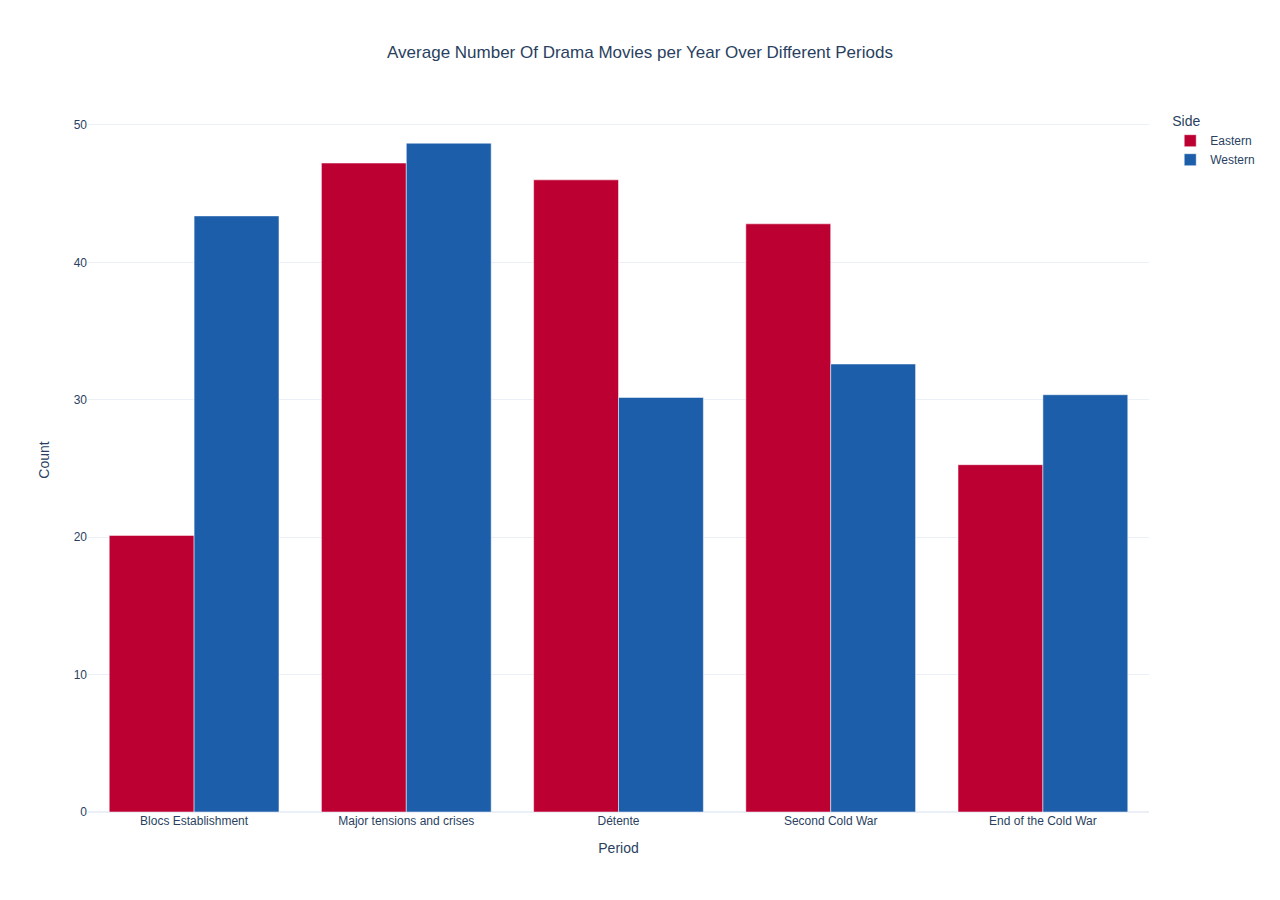
<file: graphs/Drama_over_period.html>
<html>
<head><meta charset="utf-8" /></head>
<body>
    <div>                        <script type="text/javascript">window.PlotlyConfig = {MathJaxConfig: 'local'};</script>
        <script charset="utf-8" src="https://cdn.plot.ly/plotly-2.35.2.min.js"></script>                <div id="49e4e1a7-1685-47eb-8998-76620595eebf" class="plotly-graph-div" style="height:100%; width:100%;"></div>            <script type="text/javascript">                                    window.PLOTLYENV=window.PLOTLYENV || {};                                    if (document.getElementById("49e4e1a7-1685-47eb-8998-76620595eebf")) {                    Plotly.newPlot(                        "49e4e1a7-1685-47eb-8998-76620595eebf",                        [{"alignmentgroup":"True","hovertemplate":"Side=Eastern\u003cbr\u003ePeriod=%{x}\u003cbr\u003eCount=%{y}\u003cextra\u003e\u003c\u002fextra\u003e","legendgroup":"Eastern","marker":{"color":"#BD0032","pattern":{"shape":""}},"name":"Eastern","offsetgroup":"Eastern","orientation":"v","showlegend":true,"textposition":"auto","x":["Blocs Establishment","Major tensions and crises","D\u00e9tente","Second Cold War","End of the Cold War"],"xaxis":"x","y":[20.125,47.22222222222222,46.0,42.8,25.272727272727273],"yaxis":"y","type":"bar"},{"alignmentgroup":"True","hovertemplate":"Side=Western\u003cbr\u003ePeriod=%{x}\u003cbr\u003eCount=%{y}\u003cextra\u003e\u003c\u002fextra\u003e","legendgroup":"Western","marker":{"color":"#1C5EA9","pattern":{"shape":""}},"name":"Western","offsetgroup":"Western","orientation":"v","showlegend":true,"textposition":"auto","x":["Blocs Establishment","Major tensions and crises","D\u00e9tente","Second Cold War","End of the Cold War"],"xaxis":"x","y":[43.375,48.666666666666664,30.166666666666668,32.6,30.363636363636363],"yaxis":"y","type":"bar"}],                        {"template":{"data":{"barpolar":[{"marker":{"line":{"color":"white","width":0.5},"pattern":{"fillmode":"overlay","size":10,"solidity":0.2}},"type":"barpolar"}],"bar":[{"error_x":{"color":"#2a3f5f"},"error_y":{"color":"#2a3f5f"},"marker":{"line":{"color":"white","width":0.5},"pattern":{"fillmode":"overlay","size":10,"solidity":0.2}},"type":"bar"}],"carpet":[{"aaxis":{"endlinecolor":"#2a3f5f","gridcolor":"#C8D4E3","linecolor":"#C8D4E3","minorgridcolor":"#C8D4E3","startlinecolor":"#2a3f5f"},"baxis":{"endlinecolor":"#2a3f5f","gridcolor":"#C8D4E3","linecolor":"#C8D4E3","minorgridcolor":"#C8D4E3","startlinecolor":"#2a3f5f"},"type":"carpet"}],"choropleth":[{"colorbar":{"outlinewidth":0,"ticks":""},"type":"choropleth"}],"contourcarpet":[{"colorbar":{"outlinewidth":0,"ticks":""},"type":"contourcarpet"}],"contour":[{"colorbar":{"outlinewidth":0,"ticks":""},"colorscale":[[0.0,"#0d0887"],[0.1111111111111111,"#46039f"],[0.2222222222222222,"#7201a8"],[0.3333333333333333,"#9c179e"],[0.4444444444444444,"#bd3786"],[0.5555555555555556,"#d8576b"],[0.6666666666666666,"#ed7953"],[0.7777777777777778,"#fb9f3a"],[0.8888888888888888,"#fdca26"],[1.0,"#f0f921"]],"type":"contour"}],"heatmapgl":[{"colorbar":{"outlinewidth":0,"ticks":""},"colorscale":[[0.0,"#0d0887"],[0.1111111111111111,"#46039f"],[0.2222222222222222,"#7201a8"],[0.3333333333333333,"#9c179e"],[0.4444444444444444,"#bd3786"],[0.5555555555555556,"#d8576b"],[0.6666666666666666,"#ed7953"],[0.7777777777777778,"#fb9f3a"],[0.8888888888888888,"#fdca26"],[1.0,"#f0f921"]],"type":"heatmapgl"}],"heatmap":[{"colorbar":{"outlinewidth":0,"ticks":""},"colorscale":[[0.0,"#0d0887"],[0.1111111111111111,"#46039f"],[0.2222222222222222,"#7201a8"],[0.3333333333333333,"#9c179e"],[0.4444444444444444,"#bd3786"],[0.5555555555555556,"#d8576b"],[0.6666666666666666,"#ed7953"],[0.7777777777777778,"#fb9f3a"],[0.8888888888888888,"#fdca26"],[1.0,"#f0f921"]],"type":"heatmap"}],"histogram2dcontour":[{"colorbar":{"outlinewidth":0,"ticks":""},"colorscale":[[0.0,"#0d0887"],[0.1111111111111111,"#46039f"],[0.2222222222222222,"#7201a8"],[0.3333333333333333,"#9c179e"],[0.4444444444444444,"#bd3786"],[0.5555555555555556,"#d8576b"],[0.6666666666666666,"#ed7953"],[0.7777777777777778,"#fb9f3a"],[0.8888888888888888,"#fdca26"],[1.0,"#f0f921"]],"type":"histogram2dcontour"}],"histogram2d":[{"colorbar":{"outlinewidth":0,"ticks":""},"colorscale":[[0.0,"#0d0887"],[0.1111111111111111,"#46039f"],[0.2222222222222222,"#7201a8"],[0.3333333333333333,"#9c179e"],[0.4444444444444444,"#bd3786"],[0.5555555555555556,"#d8576b"],[0.6666666666666666,"#ed7953"],[0.7777777777777778,"#fb9f3a"],[0.8888888888888888,"#fdca26"],[1.0,"#f0f921"]],"type":"histogram2d"}],"histogram":[{"marker":{"pattern":{"fillmode":"overlay","size":10,"solidity":0.2}},"type":"histogram"}],"mesh3d":[{"colorbar":{"outlinewidth":0,"ticks":""},"type":"mesh3d"}],"parcoords":[{"line":{"colorbar":{"outlinewidth":0,"ticks":""}},"type":"parcoords"}],"pie":[{"automargin":true,"type":"pie"}],"scatter3d":[{"line":{"colorbar":{"outlinewidth":0,"ticks":""}},"marker":{"colorbar":{"outlinewidth":0,"ticks":""}},"type":"scatter3d"}],"scattercarpet":[{"marker":{"colorbar":{"outlinewidth":0,"ticks":""}},"type":"scattercarpet"}],"scattergeo":[{"marker":{"colorbar":{"outlinewidth":0,"ticks":""}},"type":"scattergeo"}],"scattergl":[{"marker":{"colorbar":{"outlinewidth":0,"ticks":""}},"type":"scattergl"}],"scattermapbox":[{"marker":{"colorbar":{"outlinewidth":0,"ticks":""}},"type":"scattermapbox"}],"scatterpolargl":[{"marker":{"colorbar":{"outlinewidth":0,"ticks":""}},"type":"scatterpolargl"}],"scatterpolar":[{"marker":{"colorbar":{"outlinewidth":0,"ticks":""}},"type":"scatterpolar"}],"scatter":[{"fillpattern":{"fillmode":"overlay","size":10,"solidity":0.2},"type":"scatter"}],"scatterternary":[{"marker":{"colorbar":{"outlinewidth":0,"ticks":""}},"type":"scatterternary"}],"surface":[{"colorbar":{"outlinewidth":0,"ticks":""},"colorscale":[[0.0,"#0d0887"],[0.1111111111111111,"#46039f"],[0.2222222222222222,"#7201a8"],[0.3333333333333333,"#9c179e"],[0.4444444444444444,"#bd3786"],[0.5555555555555556,"#d8576b"],[0.6666666666666666,"#ed7953"],[0.7777777777777778,"#fb9f3a"],[0.8888888888888888,"#fdca26"],[1.0,"#f0f921"]],"type":"surface"}],"table":[{"cells":{"fill":{"color":"#EBF0F8"},"line":{"color":"white"}},"header":{"fill":{"color":"#C8D4E3"},"line":{"color":"white"}},"type":"table"}]},"layout":{"annotationdefaults":{"arrowcolor":"#2a3f5f","arrowhead":0,"arrowwidth":1},"autotypenumbers":"strict","coloraxis":{"colorbar":{"outlinewidth":0,"ticks":""}},"colorscale":{"diverging":[[0,"#8e0152"],[0.1,"#c51b7d"],[0.2,"#de77ae"],[0.3,"#f1b6da"],[0.4,"#fde0ef"],[0.5,"#f7f7f7"],[0.6,"#e6f5d0"],[0.7,"#b8e186"],[0.8,"#7fbc41"],[0.9,"#4d9221"],[1,"#276419"]],"sequential":[[0.0,"#0d0887"],[0.1111111111111111,"#46039f"],[0.2222222222222222,"#7201a8"],[0.3333333333333333,"#9c179e"],[0.4444444444444444,"#bd3786"],[0.5555555555555556,"#d8576b"],[0.6666666666666666,"#ed7953"],[0.7777777777777778,"#fb9f3a"],[0.8888888888888888,"#fdca26"],[1.0,"#f0f921"]],"sequentialminus":[[0.0,"#0d0887"],[0.1111111111111111,"#46039f"],[0.2222222222222222,"#7201a8"],[0.3333333333333333,"#9c179e"],[0.4444444444444444,"#bd3786"],[0.5555555555555556,"#d8576b"],[0.6666666666666666,"#ed7953"],[0.7777777777777778,"#fb9f3a"],[0.8888888888888888,"#fdca26"],[1.0,"#f0f921"]]},"colorway":["#636efa","#EF553B","#00cc96","#ab63fa","#FFA15A","#19d3f3","#FF6692","#B6E880","#FF97FF","#FECB52"],"font":{"color":"#2a3f5f"},"geo":{"bgcolor":"white","lakecolor":"white","landcolor":"white","showlakes":true,"showland":true,"subunitcolor":"#C8D4E3"},"hoverlabel":{"align":"left"},"hovermode":"closest","mapbox":{"style":"light"},"paper_bgcolor":"white","plot_bgcolor":"white","polar":{"angularaxis":{"gridcolor":"#EBF0F8","linecolor":"#EBF0F8","ticks":""},"bgcolor":"white","radialaxis":{"gridcolor":"#EBF0F8","linecolor":"#EBF0F8","ticks":""}},"scene":{"xaxis":{"backgroundcolor":"white","gridcolor":"#DFE8F3","gridwidth":2,"linecolor":"#EBF0F8","showbackground":true,"ticks":"","zerolinecolor":"#EBF0F8"},"yaxis":{"backgroundcolor":"white","gridcolor":"#DFE8F3","gridwidth":2,"linecolor":"#EBF0F8","showbackground":true,"ticks":"","zerolinecolor":"#EBF0F8"},"zaxis":{"backgroundcolor":"white","gridcolor":"#DFE8F3","gridwidth":2,"linecolor":"#EBF0F8","showbackground":true,"ticks":"","zerolinecolor":"#EBF0F8"}},"shapedefaults":{"line":{"color":"#2a3f5f"}},"ternary":{"aaxis":{"gridcolor":"#DFE8F3","linecolor":"#A2B1C6","ticks":""},"baxis":{"gridcolor":"#DFE8F3","linecolor":"#A2B1C6","ticks":""},"bgcolor":"white","caxis":{"gridcolor":"#DFE8F3","linecolor":"#A2B1C6","ticks":""}},"title":{"x":0.05},"xaxis":{"automargin":true,"gridcolor":"#EBF0F8","linecolor":"#EBF0F8","ticks":"","title":{"standoff":15},"zerolinecolor":"#EBF0F8","zerolinewidth":2},"yaxis":{"automargin":true,"gridcolor":"#EBF0F8","linecolor":"#EBF0F8","ticks":"","title":{"standoff":15},"zerolinecolor":"#EBF0F8","zerolinewidth":2}}},"xaxis":{"anchor":"y","domain":[0.0,1.0],"title":{"text":"Period"}},"yaxis":{"anchor":"x","domain":[0.0,1.0],"title":{"text":"Count"}},"legend":{"title":{"text":"Side"},"tracegroupgap":0},"title":{"text":"Average Number Of Drama Movies per Year Over Different Periods","x":0.5,"xanchor":"center"},"barmode":"group","hovermode":"x unified"},                        {"responsive": true}                    )                };                            </script>        </div>
</body>
</html>
</file>
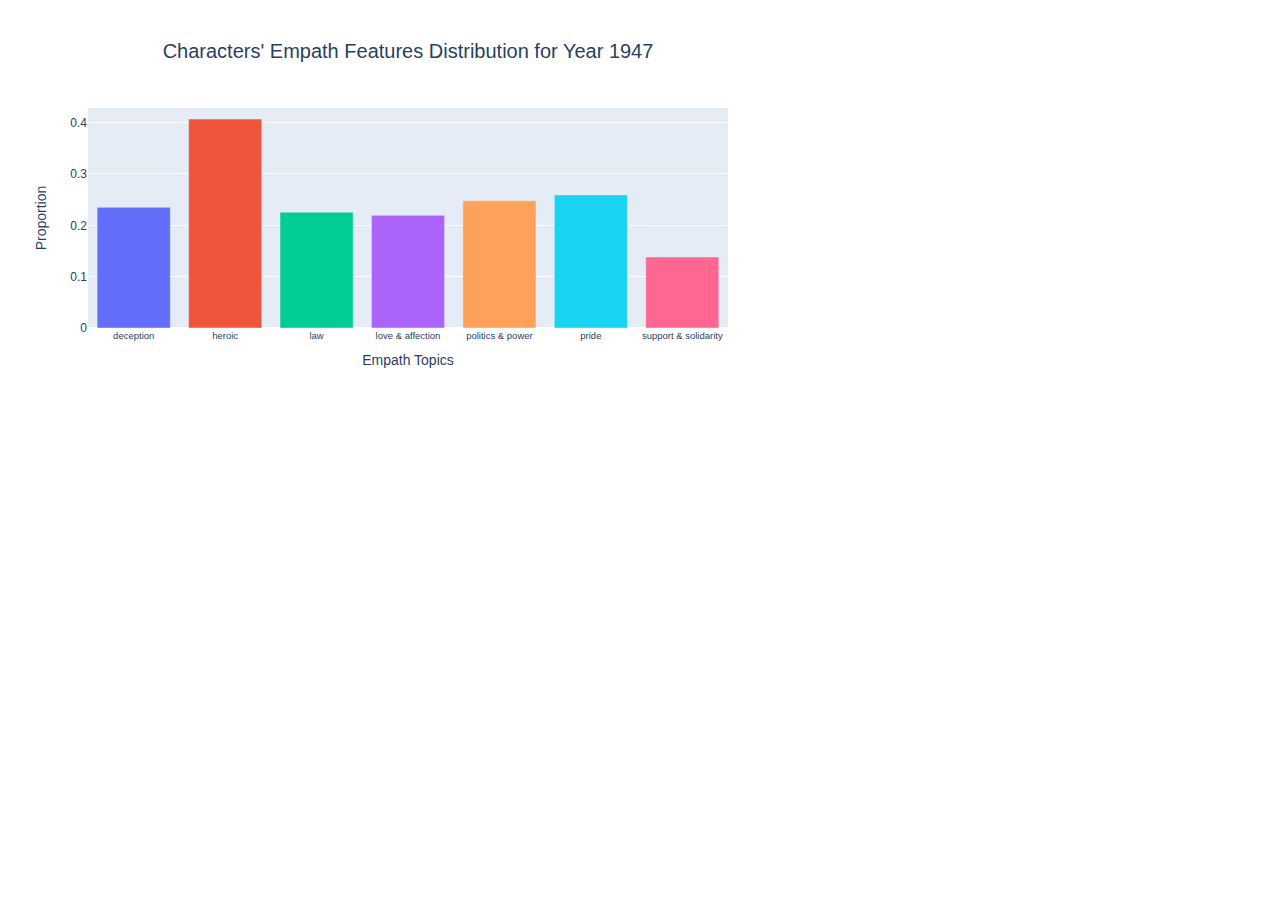
<file: graphs/empath_distrib_by_year.html>
<html>
<head><meta charset="utf-8" /></head>
<body>
    <div>                        <script type="text/javascript">window.PlotlyConfig = {MathJaxConfig: 'local'};</script>
        <script charset="utf-8" src="https://cdn.plot.ly/plotly-2.32.0.min.js"></script>                <div id="a2a8999b-6f15-4859-8554-c6ec8c015fc4" class="plotly-graph-div" style="height:400px; width:800px;"></div>            <script type="text/javascript">                                    window.PLOTLYENV=window.PLOTLYENV || {};                                    if (document.getElementById("a2a8999b-6f15-4859-8554-c6ec8c015fc4")) {                    Plotly.newPlot(                        "a2a8999b-6f15-4859-8554-c6ec8c015fc4",                        [{"marker":{"color":["#636EFA","#EF553B","#00CC96","#AB63FA","#FFA15A","#19D3F3","#FF6692"]},"name":"Year 1947","x":["deception","heroic","law","love & affection","politics & power","pride","support & solidarity"],"y":[0.23511226632776472,0.40712081069057926,0.22555047300552458,0.21939671974512434,0.24765690750298855,0.25928524057268665,0.13844373104863458],"type":"bar"}],                        {"template":{"data":{"histogram2dcontour":[{"type":"histogram2dcontour","colorbar":{"outlinewidth":0,"ticks":""},"colorscale":[[0.0,"#0d0887"],[0.1111111111111111,"#46039f"],[0.2222222222222222,"#7201a8"],[0.3333333333333333,"#9c179e"],[0.4444444444444444,"#bd3786"],[0.5555555555555556,"#d8576b"],[0.6666666666666666,"#ed7953"],[0.7777777777777778,"#fb9f3a"],[0.8888888888888888,"#fdca26"],[1.0,"#f0f921"]]}],"choropleth":[{"type":"choropleth","colorbar":{"outlinewidth":0,"ticks":""}}],"histogram2d":[{"type":"histogram2d","colorbar":{"outlinewidth":0,"ticks":""},"colorscale":[[0.0,"#0d0887"],[0.1111111111111111,"#46039f"],[0.2222222222222222,"#7201a8"],[0.3333333333333333,"#9c179e"],[0.4444444444444444,"#bd3786"],[0.5555555555555556,"#d8576b"],[0.6666666666666666,"#ed7953"],[0.7777777777777778,"#fb9f3a"],[0.8888888888888888,"#fdca26"],[1.0,"#f0f921"]]}],"heatmap":[{"type":"heatmap","colorbar":{"outlinewidth":0,"ticks":""},"colorscale":[[0.0,"#0d0887"],[0.1111111111111111,"#46039f"],[0.2222222222222222,"#7201a8"],[0.3333333333333333,"#9c179e"],[0.4444444444444444,"#bd3786"],[0.5555555555555556,"#d8576b"],[0.6666666666666666,"#ed7953"],[0.7777777777777778,"#fb9f3a"],[0.8888888888888888,"#fdca26"],[1.0,"#f0f921"]]}],"heatmapgl":[{"type":"heatmapgl","colorbar":{"outlinewidth":0,"ticks":""},"colorscale":[[0.0,"#0d0887"],[0.1111111111111111,"#46039f"],[0.2222222222222222,"#7201a8"],[0.3333333333333333,"#9c179e"],[0.4444444444444444,"#bd3786"],[0.5555555555555556,"#d8576b"],[0.6666666666666666,"#ed7953"],[0.7777777777777778,"#fb9f3a"],[0.8888888888888888,"#fdca26"],[1.0,"#f0f921"]]}],"contourcarpet":[{"type":"contourcarpet","colorbar":{"outlinewidth":0,"ticks":""}}],"contour":[{"type":"contour","colorbar":{"outlinewidth":0,"ticks":""},"colorscale":[[0.0,"#0d0887"],[0.1111111111111111,"#46039f"],[0.2222222222222222,"#7201a8"],[0.3333333333333333,"#9c179e"],[0.4444444444444444,"#bd3786"],[0.5555555555555556,"#d8576b"],[0.6666666666666666,"#ed7953"],[0.7777777777777778,"#fb9f3a"],[0.8888888888888888,"#fdca26"],[1.0,"#f0f921"]]}],"surface":[{"type":"surface","colorbar":{"outlinewidth":0,"ticks":""},"colorscale":[[0.0,"#0d0887"],[0.1111111111111111,"#46039f"],[0.2222222222222222,"#7201a8"],[0.3333333333333333,"#9c179e"],[0.4444444444444444,"#bd3786"],[0.5555555555555556,"#d8576b"],[0.6666666666666666,"#ed7953"],[0.7777777777777778,"#fb9f3a"],[0.8888888888888888,"#fdca26"],[1.0,"#f0f921"]]}],"mesh3d":[{"type":"mesh3d","colorbar":{"outlinewidth":0,"ticks":""}}],"scatter":[{"fillpattern":{"fillmode":"overlay","size":10,"solidity":0.2},"type":"scatter"}],"parcoords":[{"type":"parcoords","line":{"colorbar":{"outlinewidth":0,"ticks":""}}}],"scatterpolargl":[{"type":"scatterpolargl","marker":{"colorbar":{"outlinewidth":0,"ticks":""}}}],"bar":[{"error_x":{"color":"#2a3f5f"},"error_y":{"color":"#2a3f5f"},"marker":{"line":{"color":"#E5ECF6","width":0.5},"pattern":{"fillmode":"overlay","size":10,"solidity":0.2}},"type":"bar"}],"scattergeo":[{"type":"scattergeo","marker":{"colorbar":{"outlinewidth":0,"ticks":""}}}],"scatterpolar":[{"type":"scatterpolar","marker":{"colorbar":{"outlinewidth":0,"ticks":""}}}],"histogram":[{"marker":{"pattern":{"fillmode":"overlay","size":10,"solidity":0.2}},"type":"histogram"}],"scattergl":[{"type":"scattergl","marker":{"colorbar":{"outlinewidth":0,"ticks":""}}}],"scatter3d":[{"type":"scatter3d","line":{"colorbar":{"outlinewidth":0,"ticks":""}},"marker":{"colorbar":{"outlinewidth":0,"ticks":""}}}],"scattermapbox":[{"type":"scattermapbox","marker":{"colorbar":{"outlinewidth":0,"ticks":""}}}],"scatterternary":[{"type":"scatterternary","marker":{"colorbar":{"outlinewidth":0,"ticks":""}}}],"scattercarpet":[{"type":"scattercarpet","marker":{"colorbar":{"outlinewidth":0,"ticks":""}}}],"carpet":[{"aaxis":{"endlinecolor":"#2a3f5f","gridcolor":"white","linecolor":"white","minorgridcolor":"white","startlinecolor":"#2a3f5f"},"baxis":{"endlinecolor":"#2a3f5f","gridcolor":"white","linecolor":"white","minorgridcolor":"white","startlinecolor":"#2a3f5f"},"type":"carpet"}],"table":[{"cells":{"fill":{"color":"#EBF0F8"},"line":{"color":"white"}},"header":{"fill":{"color":"#C8D4E3"},"line":{"color":"white"}},"type":"table"}],"barpolar":[{"marker":{"line":{"color":"#E5ECF6","width":0.5},"pattern":{"fillmode":"overlay","size":10,"solidity":0.2}},"type":"barpolar"}],"pie":[{"automargin":true,"type":"pie"}]},"layout":{"autotypenumbers":"strict","colorway":["#636efa","#EF553B","#00cc96","#ab63fa","#FFA15A","#19d3f3","#FF6692","#B6E880","#FF97FF","#FECB52"],"font":{"color":"#2a3f5f"},"hovermode":"closest","hoverlabel":{"align":"left"},"paper_bgcolor":"white","plot_bgcolor":"#E5ECF6","polar":{"bgcolor":"#E5ECF6","angularaxis":{"gridcolor":"white","linecolor":"white","ticks":""},"radialaxis":{"gridcolor":"white","linecolor":"white","ticks":""}},"ternary":{"bgcolor":"#E5ECF6","aaxis":{"gridcolor":"white","linecolor":"white","ticks":""},"baxis":{"gridcolor":"white","linecolor":"white","ticks":""},"caxis":{"gridcolor":"white","linecolor":"white","ticks":""}},"coloraxis":{"colorbar":{"outlinewidth":0,"ticks":""}},"colorscale":{"sequential":[[0.0,"#0d0887"],[0.1111111111111111,"#46039f"],[0.2222222222222222,"#7201a8"],[0.3333333333333333,"#9c179e"],[0.4444444444444444,"#bd3786"],[0.5555555555555556,"#d8576b"],[0.6666666666666666,"#ed7953"],[0.7777777777777778,"#fb9f3a"],[0.8888888888888888,"#fdca26"],[1.0,"#f0f921"]],"sequentialminus":[[0.0,"#0d0887"],[0.1111111111111111,"#46039f"],[0.2222222222222222,"#7201a8"],[0.3333333333333333,"#9c179e"],[0.4444444444444444,"#bd3786"],[0.5555555555555556,"#d8576b"],[0.6666666666666666,"#ed7953"],[0.7777777777777778,"#fb9f3a"],[0.8888888888888888,"#fdca26"],[1.0,"#f0f921"]],"diverging":[[0,"#8e0152"],[0.1,"#c51b7d"],[0.2,"#de77ae"],[0.3,"#f1b6da"],[0.4,"#fde0ef"],[0.5,"#f7f7f7"],[0.6,"#e6f5d0"],[0.7,"#b8e186"],[0.8,"#7fbc41"],[0.9,"#4d9221"],[1,"#276419"]]},"xaxis":{"gridcolor":"white","linecolor":"white","ticks":"","title":{"standoff":15},"zerolinecolor":"white","automargin":true,"zerolinewidth":2},"yaxis":{"gridcolor":"white","linecolor":"white","ticks":"","title":{"standoff":15},"zerolinecolor":"white","automargin":true,"zerolinewidth":2},"scene":{"xaxis":{"backgroundcolor":"#E5ECF6","gridcolor":"white","linecolor":"white","showbackground":true,"ticks":"","zerolinecolor":"white","gridwidth":2},"yaxis":{"backgroundcolor":"#E5ECF6","gridcolor":"white","linecolor":"white","showbackground":true,"ticks":"","zerolinecolor":"white","gridwidth":2},"zaxis":{"backgroundcolor":"#E5ECF6","gridcolor":"white","linecolor":"white","showbackground":true,"ticks":"","zerolinecolor":"white","gridwidth":2}},"shapedefaults":{"line":{"color":"#2a3f5f"}},"annotationdefaults":{"arrowcolor":"#2a3f5f","arrowhead":0,"arrowwidth":1},"geo":{"bgcolor":"white","landcolor":"#E5ECF6","subunitcolor":"white","showland":true,"showlakes":true,"lakecolor":"white"},"title":{"x":0.05},"mapbox":{"style":"light"}}},"title":{"font":{"size":20,"family":"Arial","weight":"bold"},"text":"Characters' Empath Features Distribution for Year 1947","x":0.5,"xanchor":"center"},"xaxis":{"title":{"text":"Empath Topics"},"tickfont":{"size":9.5}},"yaxis":{"title":{"text":"Proportion"}},"legend":{"title":{"text":"Year"}},"barmode":"group","width":800,"height":400},                        {"responsive": true}                    )                };                            </script>        </div>
</body>
</html>
</file>
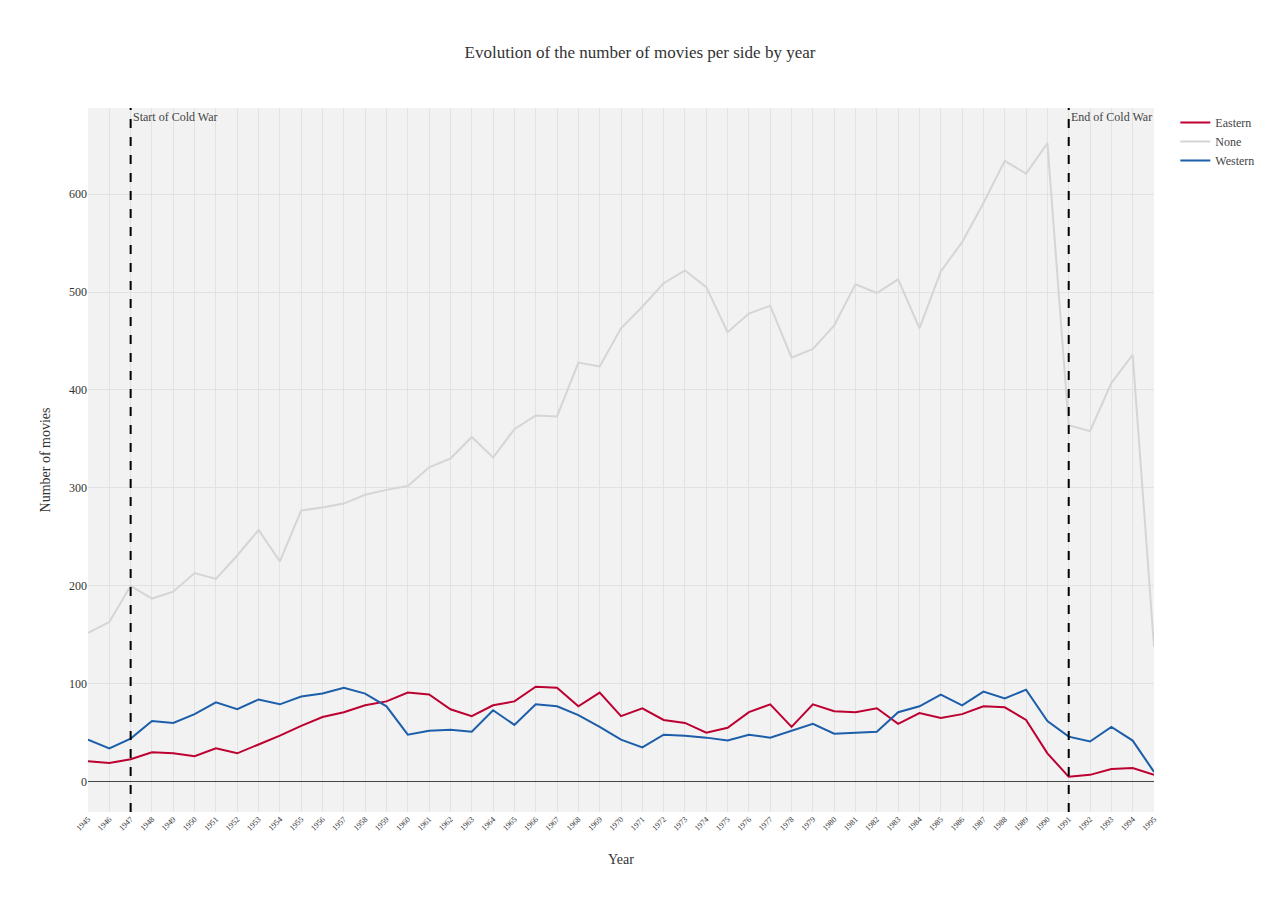
<file: graphs/evol_nb_movies.html>
<html>
<head><meta charset="utf-8" /></head>
<body>
    <div>                        <script type="text/javascript">window.PlotlyConfig = {MathJaxConfig: 'local'};</script>
        <script charset="utf-8" src="https://cdn.plot.ly/plotly-2.32.0.min.js"></script>                <div id="e04dd11c-1401-48ba-9cb4-751b316d5adf" class="plotly-graph-div" style="height:100%; width:100%;"></div>            <script type="text/javascript">                                    window.PLOTLYENV=window.PLOTLYENV || {};                                    if (document.getElementById("e04dd11c-1401-48ba-9cb4-751b316d5adf")) {                    Plotly.newPlot(                        "e04dd11c-1401-48ba-9cb4-751b316d5adf",                        [{"hovertemplate":"Year: %{x}\u003cbr\u003eNo. of movies: %{y}\u003cextra\u003e\u003c\u002fextra\u003e","line":{"color":"#BD0032","width":2},"mode":"lines","name":"Eastern","x":[1945,1946,1947,1948,1949,1950,1951,1952,1953,1954,1955,1956,1957,1958,1959,1960,1961,1962,1963,1964,1965,1966,1967,1968,1969,1970,1971,1972,1973,1974,1975,1976,1977,1978,1979,1980,1981,1982,1983,1984,1985,1986,1987,1988,1989,1990,1991,1992,1993,1994,1995],"y":[21,19,23,30,29,26,34,29,38,47,57,66,71,78,82,91,89,74,67,78,82,97,96,77,91,67,75,63,60,50,55,71,79,56,79,72,71,75,59,70,65,69,77,76,63,29,5,7,13,14,7],"type":"scatter"},{"hovertemplate":"Year: %{x}\u003cbr\u003eNo. of movies: %{y}\u003cextra\u003e\u003c\u002fextra\u003e","line":{"color":"#D5D5D5","width":2},"mode":"lines","name":"None","x":[1945,1946,1947,1948,1949,1950,1951,1952,1953,1954,1955,1956,1957,1958,1959,1960,1961,1962,1963,1964,1965,1966,1967,1968,1969,1970,1971,1972,1973,1974,1975,1976,1977,1978,1979,1980,1981,1982,1983,1984,1985,1986,1987,1988,1989,1990,1991,1992,1993,1994,1995],"y":[152,163,200,187,194,213,207,231,257,225,277,280,284,293,298,302,321,330,352,331,360,374,373,428,424,463,485,509,522,505,459,478,486,433,442,466,508,499,513,463,521,551,591,634,621,652,364,358,407,436,138],"type":"scatter"},{"hovertemplate":"Year: %{x}\u003cbr\u003eNo. of movies: %{y}\u003cextra\u003e\u003c\u002fextra\u003e","line":{"color":"#1C5EA9","width":2},"mode":"lines","name":"Western","x":[1945,1946,1947,1948,1949,1950,1951,1952,1953,1954,1955,1956,1957,1958,1959,1960,1961,1962,1963,1964,1965,1966,1967,1968,1969,1970,1971,1972,1973,1974,1975,1976,1977,1978,1979,1980,1981,1982,1983,1984,1985,1986,1987,1988,1989,1990,1991,1992,1993,1994,1995],"y":[43,34,44,62,60,69,81,74,84,79,87,90,96,90,77,48,52,53,51,73,58,79,77,68,56,43,35,48,47,45,42,48,45,52,59,49,50,51,71,77,89,78,92,85,94,62,46,41,56,42,10],"type":"scatter"}],                        {"template":{"data":{"choropleth":[{"colorscale":[[0.0,"#BD0032"],[0.16666666666666666,"#F7514B"],[0.3333333333333333,"#FEB3A6"],[0.5,"#D5D5D5"],[0.6666666666666666,"#A0CBE8"],[0.8333333333333334,"#5C8DB8"],[1.0,"#1C5EA9"]],"type":"choropleth"}],"heatmap":[{"colorscale":[[0.0,"#BD0032"],[0.16666666666666666,"#F7514B"],[0.3333333333333333,"#FEB3A6"],[0.5,"#D5D5D5"],[0.6666666666666666,"#A0CBE8"],[0.8333333333333334,"#5C8DB8"],[1.0,"#1C5EA9"]],"type":"heatmap"}]},"layout":{"colorway":["#1F6B5D","#06DD95","#98E144","#FFE989","#F1AB79","#4BAE9A","#7FB112","#F0FE41","#FAC82B","#F58634"],"font":{"family":"Helvetica Neue"},"plot_bgcolor":"#F6F6F6","title":{"font":{"color":"#333333"}},"xaxis":{"tickfont":{"color":"#333333"},"title":{"font":{"color":"#333333"}}},"yaxis":{"tickfont":{"color":"#333333"},"title":{"font":{"color":"#333333"}}}}},"title":{"text":"Evolution of the number of movies per side by year"},"xaxis":{"title":{"text":"Year"},"tickfont":{"size":8},"tickangle":-45,"tickvals":[1945,1946,1947,1948,1949,1950,1951,1952,1953,1954,1955,1956,1957,1958,1959,1960,1961,1962,1963,1964,1965,1966,1967,1968,1969,1970,1971,1972,1973,1974,1975,1976,1977,1978,1979,1980,1981,1982,1983,1984,1985,1986,1987,1988,1989,1990,1991,1992,1993,1994,1995]},"yaxis":{"title":{"text":"Number of movies"}},"plot_bgcolor":"#F2F2F2","shapes":[{"line":{"color":"black","dash":"dash"},"type":"line","x0":1947,"x1":1947,"xref":"x","y0":0,"y1":1,"yref":"y domain"},{"line":{"color":"black","dash":"dash"},"type":"line","x0":1991,"x1":1991,"xref":"x","y0":0,"y1":1,"yref":"y domain"}],"annotations":[{"showarrow":false,"text":"Start of Cold War","x":1947,"xanchor":"left","xref":"x","y":1,"yanchor":"top","yref":"y domain"},{"showarrow":false,"text":"End of Cold War","x":1991,"xanchor":"left","xref":"x","y":1,"yanchor":"top","yref":"y domain"}]},                        {"responsive": true}                    )                };                            </script>        </div>
</body>
</html>
</file>
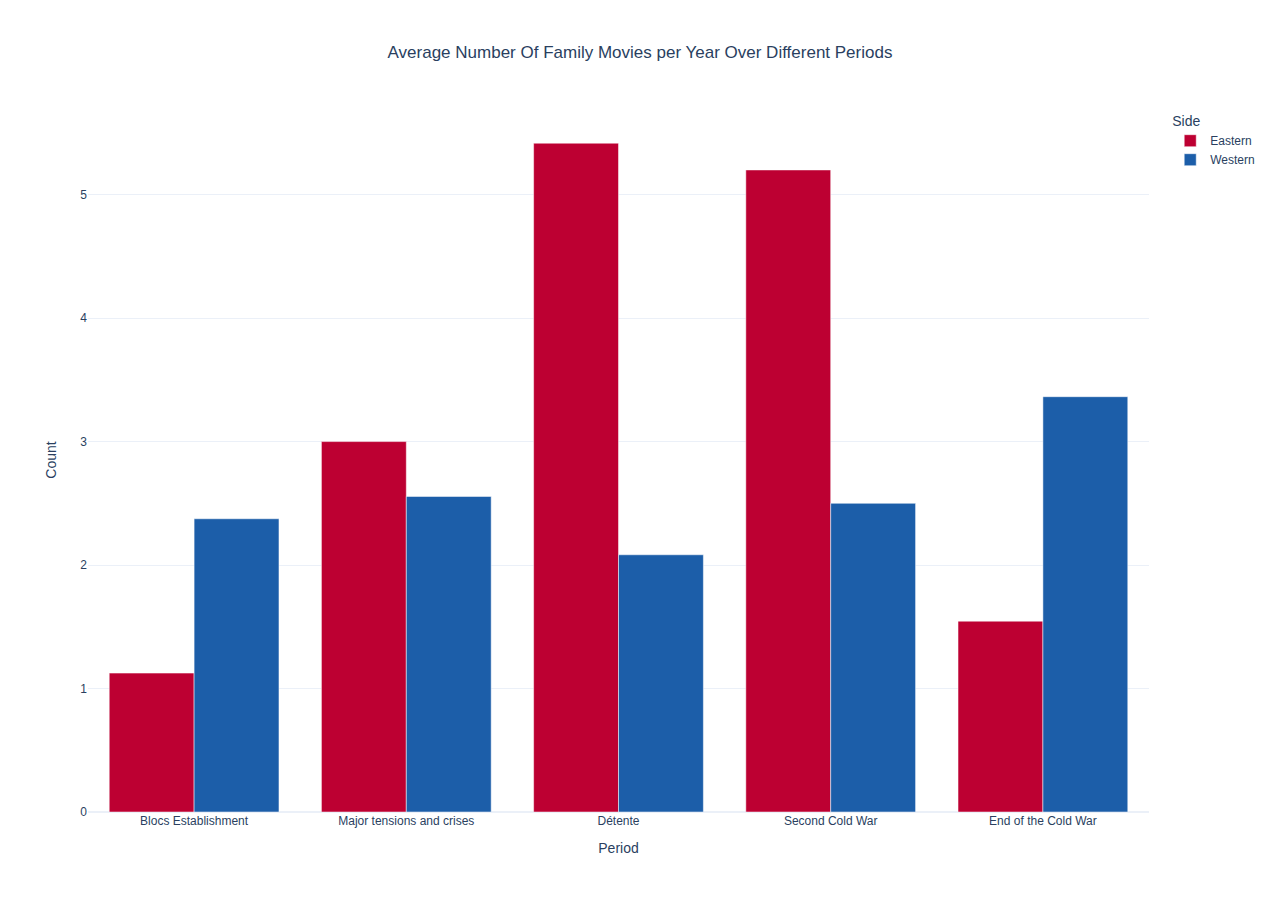
<file: graphs/Family_over_period.html>
<html>
<head><meta charset="utf-8" /></head>
<body>
    <div>                        <script type="text/javascript">window.PlotlyConfig = {MathJaxConfig: 'local'};</script>
        <script charset="utf-8" src="https://cdn.plot.ly/plotly-2.35.2.min.js"></script>                <div id="11a3d777-701f-4b7e-af30-1e948281ec5c" class="plotly-graph-div" style="height:100%; width:100%;"></div>            <script type="text/javascript">                                    window.PLOTLYENV=window.PLOTLYENV || {};                                    if (document.getElementById("11a3d777-701f-4b7e-af30-1e948281ec5c")) {                    Plotly.newPlot(                        "11a3d777-701f-4b7e-af30-1e948281ec5c",                        [{"alignmentgroup":"True","hovertemplate":"Side=Eastern\u003cbr\u003ePeriod=%{x}\u003cbr\u003eCount=%{y}\u003cextra\u003e\u003c\u002fextra\u003e","legendgroup":"Eastern","marker":{"color":"#BD0032","pattern":{"shape":""}},"name":"Eastern","offsetgroup":"Eastern","orientation":"v","showlegend":true,"textposition":"auto","x":["Blocs Establishment","Major tensions and crises","D\u00e9tente","Second Cold War","End of the Cold War"],"xaxis":"x","y":[1.125,3.0,5.416666666666667,5.2,1.5454545454545454],"yaxis":"y","type":"bar"},{"alignmentgroup":"True","hovertemplate":"Side=Western\u003cbr\u003ePeriod=%{x}\u003cbr\u003eCount=%{y}\u003cextra\u003e\u003c\u002fextra\u003e","legendgroup":"Western","marker":{"color":"#1C5EA9","pattern":{"shape":""}},"name":"Western","offsetgroup":"Western","orientation":"v","showlegend":true,"textposition":"auto","x":["Blocs Establishment","Major tensions and crises","D\u00e9tente","Second Cold War","End of the Cold War"],"xaxis":"x","y":[2.375,2.5555555555555554,2.0833333333333335,2.5,3.3636363636363638],"yaxis":"y","type":"bar"}],                        {"template":{"data":{"barpolar":[{"marker":{"line":{"color":"white","width":0.5},"pattern":{"fillmode":"overlay","size":10,"solidity":0.2}},"type":"barpolar"}],"bar":[{"error_x":{"color":"#2a3f5f"},"error_y":{"color":"#2a3f5f"},"marker":{"line":{"color":"white","width":0.5},"pattern":{"fillmode":"overlay","size":10,"solidity":0.2}},"type":"bar"}],"carpet":[{"aaxis":{"endlinecolor":"#2a3f5f","gridcolor":"#C8D4E3","linecolor":"#C8D4E3","minorgridcolor":"#C8D4E3","startlinecolor":"#2a3f5f"},"baxis":{"endlinecolor":"#2a3f5f","gridcolor":"#C8D4E3","linecolor":"#C8D4E3","minorgridcolor":"#C8D4E3","startlinecolor":"#2a3f5f"},"type":"carpet"}],"choropleth":[{"colorbar":{"outlinewidth":0,"ticks":""},"type":"choropleth"}],"contourcarpet":[{"colorbar":{"outlinewidth":0,"ticks":""},"type":"contourcarpet"}],"contour":[{"colorbar":{"outlinewidth":0,"ticks":""},"colorscale":[[0.0,"#0d0887"],[0.1111111111111111,"#46039f"],[0.2222222222222222,"#7201a8"],[0.3333333333333333,"#9c179e"],[0.4444444444444444,"#bd3786"],[0.5555555555555556,"#d8576b"],[0.6666666666666666,"#ed7953"],[0.7777777777777778,"#fb9f3a"],[0.8888888888888888,"#fdca26"],[1.0,"#f0f921"]],"type":"contour"}],"heatmapgl":[{"colorbar":{"outlinewidth":0,"ticks":""},"colorscale":[[0.0,"#0d0887"],[0.1111111111111111,"#46039f"],[0.2222222222222222,"#7201a8"],[0.3333333333333333,"#9c179e"],[0.4444444444444444,"#bd3786"],[0.5555555555555556,"#d8576b"],[0.6666666666666666,"#ed7953"],[0.7777777777777778,"#fb9f3a"],[0.8888888888888888,"#fdca26"],[1.0,"#f0f921"]],"type":"heatmapgl"}],"heatmap":[{"colorbar":{"outlinewidth":0,"ticks":""},"colorscale":[[0.0,"#0d0887"],[0.1111111111111111,"#46039f"],[0.2222222222222222,"#7201a8"],[0.3333333333333333,"#9c179e"],[0.4444444444444444,"#bd3786"],[0.5555555555555556,"#d8576b"],[0.6666666666666666,"#ed7953"],[0.7777777777777778,"#fb9f3a"],[0.8888888888888888,"#fdca26"],[1.0,"#f0f921"]],"type":"heatmap"}],"histogram2dcontour":[{"colorbar":{"outlinewidth":0,"ticks":""},"colorscale":[[0.0,"#0d0887"],[0.1111111111111111,"#46039f"],[0.2222222222222222,"#7201a8"],[0.3333333333333333,"#9c179e"],[0.4444444444444444,"#bd3786"],[0.5555555555555556,"#d8576b"],[0.6666666666666666,"#ed7953"],[0.7777777777777778,"#fb9f3a"],[0.8888888888888888,"#fdca26"],[1.0,"#f0f921"]],"type":"histogram2dcontour"}],"histogram2d":[{"colorbar":{"outlinewidth":0,"ticks":""},"colorscale":[[0.0,"#0d0887"],[0.1111111111111111,"#46039f"],[0.2222222222222222,"#7201a8"],[0.3333333333333333,"#9c179e"],[0.4444444444444444,"#bd3786"],[0.5555555555555556,"#d8576b"],[0.6666666666666666,"#ed7953"],[0.7777777777777778,"#fb9f3a"],[0.8888888888888888,"#fdca26"],[1.0,"#f0f921"]],"type":"histogram2d"}],"histogram":[{"marker":{"pattern":{"fillmode":"overlay","size":10,"solidity":0.2}},"type":"histogram"}],"mesh3d":[{"colorbar":{"outlinewidth":0,"ticks":""},"type":"mesh3d"}],"parcoords":[{"line":{"colorbar":{"outlinewidth":0,"ticks":""}},"type":"parcoords"}],"pie":[{"automargin":true,"type":"pie"}],"scatter3d":[{"line":{"colorbar":{"outlinewidth":0,"ticks":""}},"marker":{"colorbar":{"outlinewidth":0,"ticks":""}},"type":"scatter3d"}],"scattercarpet":[{"marker":{"colorbar":{"outlinewidth":0,"ticks":""}},"type":"scattercarpet"}],"scattergeo":[{"marker":{"colorbar":{"outlinewidth":0,"ticks":""}},"type":"scattergeo"}],"scattergl":[{"marker":{"colorbar":{"outlinewidth":0,"ticks":""}},"type":"scattergl"}],"scattermapbox":[{"marker":{"colorbar":{"outlinewidth":0,"ticks":""}},"type":"scattermapbox"}],"scatterpolargl":[{"marker":{"colorbar":{"outlinewidth":0,"ticks":""}},"type":"scatterpolargl"}],"scatterpolar":[{"marker":{"colorbar":{"outlinewidth":0,"ticks":""}},"type":"scatterpolar"}],"scatter":[{"fillpattern":{"fillmode":"overlay","size":10,"solidity":0.2},"type":"scatter"}],"scatterternary":[{"marker":{"colorbar":{"outlinewidth":0,"ticks":""}},"type":"scatterternary"}],"surface":[{"colorbar":{"outlinewidth":0,"ticks":""},"colorscale":[[0.0,"#0d0887"],[0.1111111111111111,"#46039f"],[0.2222222222222222,"#7201a8"],[0.3333333333333333,"#9c179e"],[0.4444444444444444,"#bd3786"],[0.5555555555555556,"#d8576b"],[0.6666666666666666,"#ed7953"],[0.7777777777777778,"#fb9f3a"],[0.8888888888888888,"#fdca26"],[1.0,"#f0f921"]],"type":"surface"}],"table":[{"cells":{"fill":{"color":"#EBF0F8"},"line":{"color":"white"}},"header":{"fill":{"color":"#C8D4E3"},"line":{"color":"white"}},"type":"table"}]},"layout":{"annotationdefaults":{"arrowcolor":"#2a3f5f","arrowhead":0,"arrowwidth":1},"autotypenumbers":"strict","coloraxis":{"colorbar":{"outlinewidth":0,"ticks":""}},"colorscale":{"diverging":[[0,"#8e0152"],[0.1,"#c51b7d"],[0.2,"#de77ae"],[0.3,"#f1b6da"],[0.4,"#fde0ef"],[0.5,"#f7f7f7"],[0.6,"#e6f5d0"],[0.7,"#b8e186"],[0.8,"#7fbc41"],[0.9,"#4d9221"],[1,"#276419"]],"sequential":[[0.0,"#0d0887"],[0.1111111111111111,"#46039f"],[0.2222222222222222,"#7201a8"],[0.3333333333333333,"#9c179e"],[0.4444444444444444,"#bd3786"],[0.5555555555555556,"#d8576b"],[0.6666666666666666,"#ed7953"],[0.7777777777777778,"#fb9f3a"],[0.8888888888888888,"#fdca26"],[1.0,"#f0f921"]],"sequentialminus":[[0.0,"#0d0887"],[0.1111111111111111,"#46039f"],[0.2222222222222222,"#7201a8"],[0.3333333333333333,"#9c179e"],[0.4444444444444444,"#bd3786"],[0.5555555555555556,"#d8576b"],[0.6666666666666666,"#ed7953"],[0.7777777777777778,"#fb9f3a"],[0.8888888888888888,"#fdca26"],[1.0,"#f0f921"]]},"colorway":["#636efa","#EF553B","#00cc96","#ab63fa","#FFA15A","#19d3f3","#FF6692","#B6E880","#FF97FF","#FECB52"],"font":{"color":"#2a3f5f"},"geo":{"bgcolor":"white","lakecolor":"white","landcolor":"white","showlakes":true,"showland":true,"subunitcolor":"#C8D4E3"},"hoverlabel":{"align":"left"},"hovermode":"closest","mapbox":{"style":"light"},"paper_bgcolor":"white","plot_bgcolor":"white","polar":{"angularaxis":{"gridcolor":"#EBF0F8","linecolor":"#EBF0F8","ticks":""},"bgcolor":"white","radialaxis":{"gridcolor":"#EBF0F8","linecolor":"#EBF0F8","ticks":""}},"scene":{"xaxis":{"backgroundcolor":"white","gridcolor":"#DFE8F3","gridwidth":2,"linecolor":"#EBF0F8","showbackground":true,"ticks":"","zerolinecolor":"#EBF0F8"},"yaxis":{"backgroundcolor":"white","gridcolor":"#DFE8F3","gridwidth":2,"linecolor":"#EBF0F8","showbackground":true,"ticks":"","zerolinecolor":"#EBF0F8"},"zaxis":{"backgroundcolor":"white","gridcolor":"#DFE8F3","gridwidth":2,"linecolor":"#EBF0F8","showbackground":true,"ticks":"","zerolinecolor":"#EBF0F8"}},"shapedefaults":{"line":{"color":"#2a3f5f"}},"ternary":{"aaxis":{"gridcolor":"#DFE8F3","linecolor":"#A2B1C6","ticks":""},"baxis":{"gridcolor":"#DFE8F3","linecolor":"#A2B1C6","ticks":""},"bgcolor":"white","caxis":{"gridcolor":"#DFE8F3","linecolor":"#A2B1C6","ticks":""}},"title":{"x":0.05},"xaxis":{"automargin":true,"gridcolor":"#EBF0F8","linecolor":"#EBF0F8","ticks":"","title":{"standoff":15},"zerolinecolor":"#EBF0F8","zerolinewidth":2},"yaxis":{"automargin":true,"gridcolor":"#EBF0F8","linecolor":"#EBF0F8","ticks":"","title":{"standoff":15},"zerolinecolor":"#EBF0F8","zerolinewidth":2}}},"xaxis":{"anchor":"y","domain":[0.0,1.0],"title":{"text":"Period"}},"yaxis":{"anchor":"x","domain":[0.0,1.0],"title":{"text":"Count"}},"legend":{"title":{"text":"Side"},"tracegroupgap":0},"title":{"text":"Average Number Of Family Movies per Year Over Different Periods","x":0.5,"xanchor":"center"},"barmode":"group","hovermode":"x unified"},                        {"responsive": true}                    )                };                            </script>        </div>
</body>
</html>
</file>
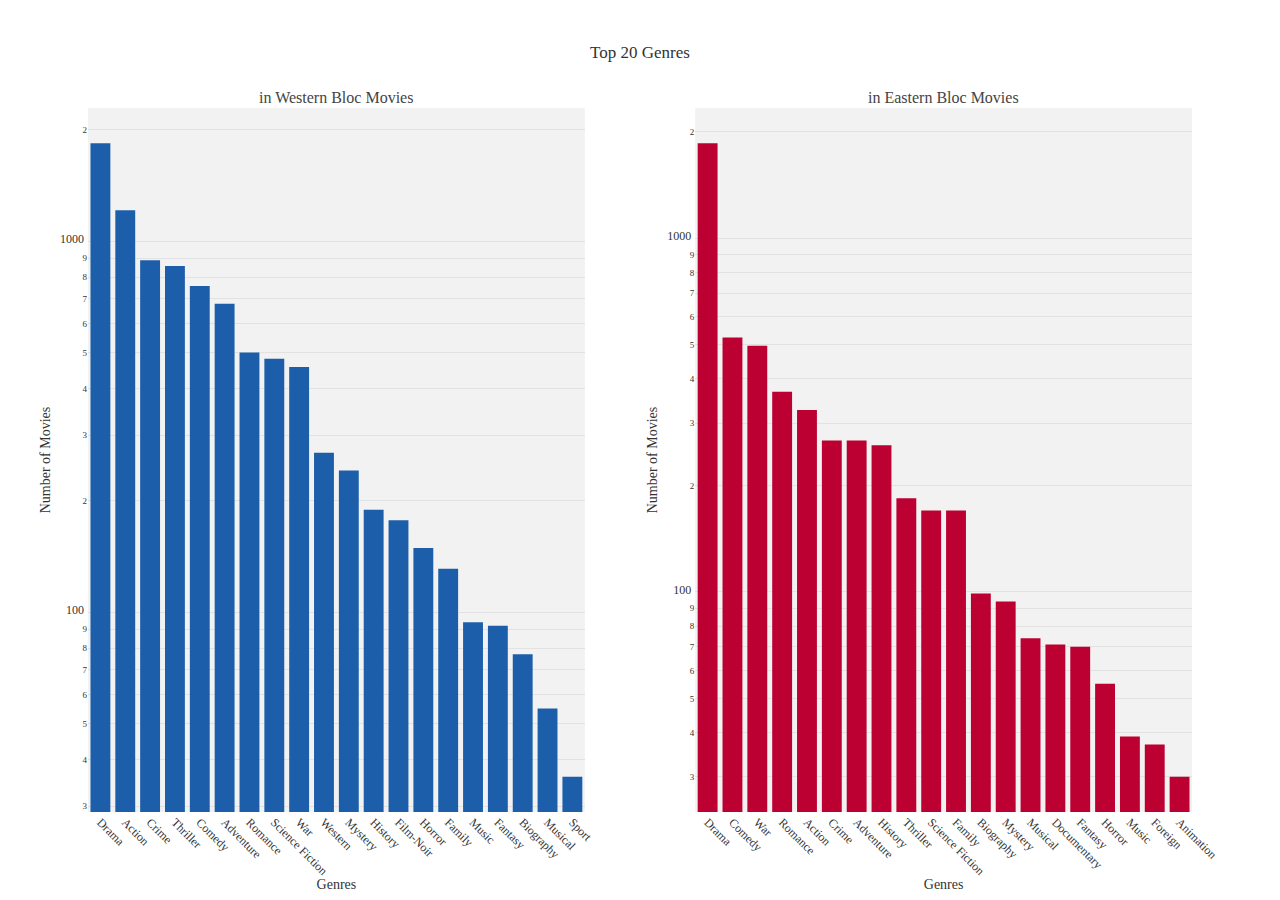
<file: graphs/genres_side_by_side.html>
<html>
<head><meta charset="utf-8" /></head>
<body>
    <div>                        <script type="text/javascript">window.PlotlyConfig = {MathJaxConfig: 'local'};</script>
        <script charset="utf-8" src="https://cdn.plot.ly/plotly-2.35.2.min.js"></script>                <div id="9b50deff-2865-4fa3-919a-4e11a3ed1d59" class="plotly-graph-div" style="height:100%; width:100%;"></div>            <script type="text/javascript">                                    window.PLOTLYENV=window.PLOTLYENV || {};                                    if (document.getElementById("9b50deff-2865-4fa3-919a-4e11a3ed1d59")) {                    Plotly.newPlot(                        "9b50deff-2865-4fa3-919a-4e11a3ed1d59",                        [{"hovertemplate":"%{x}: %{y}\u003cextra\u003e\u003c\u002fextra\u003e","marker":{"color":"#1C5EA9"},"x":["Drama","Action","Crime","Thriller","Comedy","Adventure","Romance","Science Fiction","War","Western","Mystery","History","Film-Noir","Horror","Family","Music","Fantasy","Biography","Musical","Sport"],"y":[1838,1212,889,858,757,678,501,482,458,269,241,189,177,149,131,94,92,77,55,36,34,32,25,24,2,1],"type":"bar","xaxis":"x","yaxis":"y"},{"hovertemplate":"%{x}: %{y}\u003cextra\u003e\u003c\u002fextra\u003e","marker":{"color":"#BD0032"},"x":["Drama","Comedy","War","Romance","Action","Crime","Adventure","History","Thriller","Science Fiction","Family","Biography","Mystery","Musical","Documentary","Fantasy","Horror","Music","Foreign","Animation"],"y":[1857,524,497,368,327,268,268,260,184,170,170,99,94,74,71,70,55,39,37,30,22,20,12,3,1],"type":"bar","xaxis":"x2","yaxis":"y2"}],                        {"template":{"data":{"choropleth":[{"colorscale":[[0.0,"#BD0032"],[0.16666666666666666,"#F7514B"],[0.3333333333333333,"#FEB3A6"],[0.5,"#D5D5D5"],[0.6666666666666666,"#A0CBE8"],[0.8333333333333334,"#5C8DB8"],[1.0,"#1C5EA9"]],"type":"choropleth"}],"heatmap":[{"colorscale":[[0.0,"#BD0032"],[0.16666666666666666,"#F7514B"],[0.3333333333333333,"#FEB3A6"],[0.5,"#D5D5D5"],[0.6666666666666666,"#A0CBE8"],[0.8333333333333334,"#5C8DB8"],[1.0,"#1C5EA9"]],"type":"heatmap"}]},"layout":{"colorway":["#1F6B5D","#06DD95","#98E144","#FFE989","#F1AB79","#4BAE9A","#7FB112","#F0FE41","#FAC82B","#F58634"],"font":{"family":"Helvetica Neue"},"plot_bgcolor":"#F6F6F6","title":{"font":{"color":"#333333"}},"xaxis":{"tickfont":{"color":"#333333"},"title":{"font":{"color":"#333333"}}},"yaxis":{"tickfont":{"color":"#333333"},"title":{"font":{"color":"#333333"}}}}},"xaxis":{"anchor":"y","domain":[0.0,0.45],"tickangle":45,"title":{"text":"Genres"}},"yaxis":{"anchor":"x","domain":[0.0,1.0],"type":"log","title":{"text":"Number of Movies"}},"xaxis2":{"anchor":"y2","domain":[0.55,1.0],"tickangle":45,"title":{"text":"Genres"}},"yaxis2":{"anchor":"x2","domain":[0.0,1.0],"type":"log","title":{"text":"Number of Movies"}},"annotations":[{"font":{"size":16},"showarrow":false,"text":"in Western Bloc Movies","x":0.225,"xanchor":"center","xref":"paper","y":1.0,"yanchor":"bottom","yref":"paper"},{"font":{"size":16},"showarrow":false,"text":"in Eastern Bloc Movies","x":0.775,"xanchor":"center","xref":"paper","y":1.0,"yanchor":"bottom","yref":"paper"}],"title":{"font":{"weight":"bold"},"text":"Top 20 Genres","x":0.5},"showlegend":false,"plot_bgcolor":"#F2F2F2"},                        {"responsive": true}                    )                };                            </script>        </div>
</body>
</html>
</file>
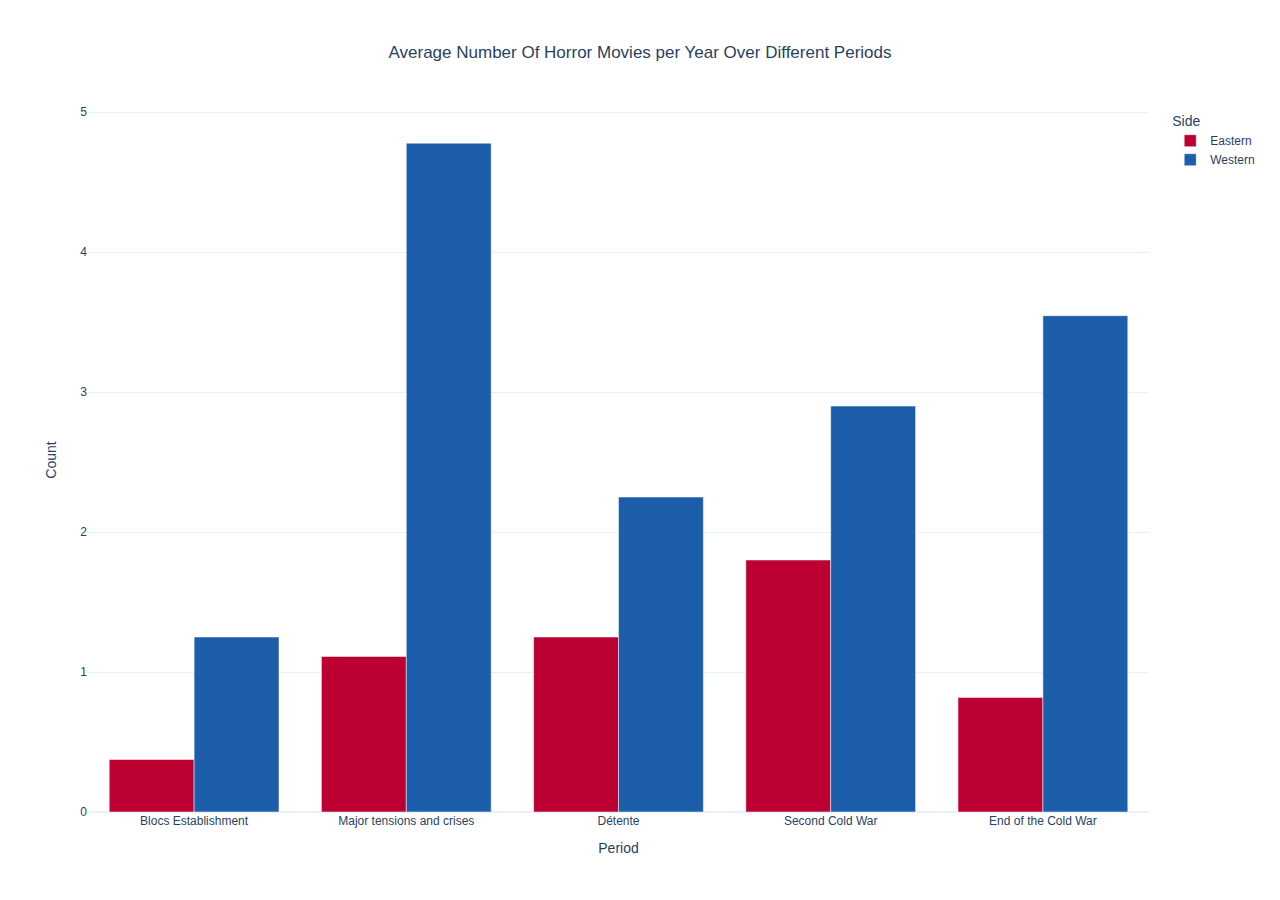
<file: graphs/Horror_over_period.html>
<html>
<head><meta charset="utf-8" /></head>
<body>
    <div>                        <script type="text/javascript">window.PlotlyConfig = {MathJaxConfig: 'local'};</script>
        <script charset="utf-8" src="https://cdn.plot.ly/plotly-2.35.2.min.js"></script>                <div id="a8162653-c8c8-48e1-93c1-9a53ad82fc67" class="plotly-graph-div" style="height:100%; width:100%;"></div>            <script type="text/javascript">                                    window.PLOTLYENV=window.PLOTLYENV || {};                                    if (document.getElementById("a8162653-c8c8-48e1-93c1-9a53ad82fc67")) {                    Plotly.newPlot(                        "a8162653-c8c8-48e1-93c1-9a53ad82fc67",                        [{"alignmentgroup":"True","hovertemplate":"Side=Eastern\u003cbr\u003ePeriod=%{x}\u003cbr\u003eCount=%{y}\u003cextra\u003e\u003c\u002fextra\u003e","legendgroup":"Eastern","marker":{"color":"#BD0032","pattern":{"shape":""}},"name":"Eastern","offsetgroup":"Eastern","orientation":"v","showlegend":true,"textposition":"auto","x":["Blocs Establishment","Major tensions and crises","D\u00e9tente","Second Cold War","End of the Cold War"],"xaxis":"x","y":[0.375,1.1111111111111112,1.25,1.8,0.8181818181818182],"yaxis":"y","type":"bar"},{"alignmentgroup":"True","hovertemplate":"Side=Western\u003cbr\u003ePeriod=%{x}\u003cbr\u003eCount=%{y}\u003cextra\u003e\u003c\u002fextra\u003e","legendgroup":"Western","marker":{"color":"#1C5EA9","pattern":{"shape":""}},"name":"Western","offsetgroup":"Western","orientation":"v","showlegend":true,"textposition":"auto","x":["Blocs Establishment","Major tensions and crises","D\u00e9tente","Second Cold War","End of the Cold War"],"xaxis":"x","y":[1.25,4.777777777777778,2.25,2.9,3.5454545454545454],"yaxis":"y","type":"bar"}],                        {"template":{"data":{"barpolar":[{"marker":{"line":{"color":"white","width":0.5},"pattern":{"fillmode":"overlay","size":10,"solidity":0.2}},"type":"barpolar"}],"bar":[{"error_x":{"color":"#2a3f5f"},"error_y":{"color":"#2a3f5f"},"marker":{"line":{"color":"white","width":0.5},"pattern":{"fillmode":"overlay","size":10,"solidity":0.2}},"type":"bar"}],"carpet":[{"aaxis":{"endlinecolor":"#2a3f5f","gridcolor":"#C8D4E3","linecolor":"#C8D4E3","minorgridcolor":"#C8D4E3","startlinecolor":"#2a3f5f"},"baxis":{"endlinecolor":"#2a3f5f","gridcolor":"#C8D4E3","linecolor":"#C8D4E3","minorgridcolor":"#C8D4E3","startlinecolor":"#2a3f5f"},"type":"carpet"}],"choropleth":[{"colorbar":{"outlinewidth":0,"ticks":""},"type":"choropleth"}],"contourcarpet":[{"colorbar":{"outlinewidth":0,"ticks":""},"type":"contourcarpet"}],"contour":[{"colorbar":{"outlinewidth":0,"ticks":""},"colorscale":[[0.0,"#0d0887"],[0.1111111111111111,"#46039f"],[0.2222222222222222,"#7201a8"],[0.3333333333333333,"#9c179e"],[0.4444444444444444,"#bd3786"],[0.5555555555555556,"#d8576b"],[0.6666666666666666,"#ed7953"],[0.7777777777777778,"#fb9f3a"],[0.8888888888888888,"#fdca26"],[1.0,"#f0f921"]],"type":"contour"}],"heatmapgl":[{"colorbar":{"outlinewidth":0,"ticks":""},"colorscale":[[0.0,"#0d0887"],[0.1111111111111111,"#46039f"],[0.2222222222222222,"#7201a8"],[0.3333333333333333,"#9c179e"],[0.4444444444444444,"#bd3786"],[0.5555555555555556,"#d8576b"],[0.6666666666666666,"#ed7953"],[0.7777777777777778,"#fb9f3a"],[0.8888888888888888,"#fdca26"],[1.0,"#f0f921"]],"type":"heatmapgl"}],"heatmap":[{"colorbar":{"outlinewidth":0,"ticks":""},"colorscale":[[0.0,"#0d0887"],[0.1111111111111111,"#46039f"],[0.2222222222222222,"#7201a8"],[0.3333333333333333,"#9c179e"],[0.4444444444444444,"#bd3786"],[0.5555555555555556,"#d8576b"],[0.6666666666666666,"#ed7953"],[0.7777777777777778,"#fb9f3a"],[0.8888888888888888,"#fdca26"],[1.0,"#f0f921"]],"type":"heatmap"}],"histogram2dcontour":[{"colorbar":{"outlinewidth":0,"ticks":""},"colorscale":[[0.0,"#0d0887"],[0.1111111111111111,"#46039f"],[0.2222222222222222,"#7201a8"],[0.3333333333333333,"#9c179e"],[0.4444444444444444,"#bd3786"],[0.5555555555555556,"#d8576b"],[0.6666666666666666,"#ed7953"],[0.7777777777777778,"#fb9f3a"],[0.8888888888888888,"#fdca26"],[1.0,"#f0f921"]],"type":"histogram2dcontour"}],"histogram2d":[{"colorbar":{"outlinewidth":0,"ticks":""},"colorscale":[[0.0,"#0d0887"],[0.1111111111111111,"#46039f"],[0.2222222222222222,"#7201a8"],[0.3333333333333333,"#9c179e"],[0.4444444444444444,"#bd3786"],[0.5555555555555556,"#d8576b"],[0.6666666666666666,"#ed7953"],[0.7777777777777778,"#fb9f3a"],[0.8888888888888888,"#fdca26"],[1.0,"#f0f921"]],"type":"histogram2d"}],"histogram":[{"marker":{"pattern":{"fillmode":"overlay","size":10,"solidity":0.2}},"type":"histogram"}],"mesh3d":[{"colorbar":{"outlinewidth":0,"ticks":""},"type":"mesh3d"}],"parcoords":[{"line":{"colorbar":{"outlinewidth":0,"ticks":""}},"type":"parcoords"}],"pie":[{"automargin":true,"type":"pie"}],"scatter3d":[{"line":{"colorbar":{"outlinewidth":0,"ticks":""}},"marker":{"colorbar":{"outlinewidth":0,"ticks":""}},"type":"scatter3d"}],"scattercarpet":[{"marker":{"colorbar":{"outlinewidth":0,"ticks":""}},"type":"scattercarpet"}],"scattergeo":[{"marker":{"colorbar":{"outlinewidth":0,"ticks":""}},"type":"scattergeo"}],"scattergl":[{"marker":{"colorbar":{"outlinewidth":0,"ticks":""}},"type":"scattergl"}],"scattermapbox":[{"marker":{"colorbar":{"outlinewidth":0,"ticks":""}},"type":"scattermapbox"}],"scatterpolargl":[{"marker":{"colorbar":{"outlinewidth":0,"ticks":""}},"type":"scatterpolargl"}],"scatterpolar":[{"marker":{"colorbar":{"outlinewidth":0,"ticks":""}},"type":"scatterpolar"}],"scatter":[{"fillpattern":{"fillmode":"overlay","size":10,"solidity":0.2},"type":"scatter"}],"scatterternary":[{"marker":{"colorbar":{"outlinewidth":0,"ticks":""}},"type":"scatterternary"}],"surface":[{"colorbar":{"outlinewidth":0,"ticks":""},"colorscale":[[0.0,"#0d0887"],[0.1111111111111111,"#46039f"],[0.2222222222222222,"#7201a8"],[0.3333333333333333,"#9c179e"],[0.4444444444444444,"#bd3786"],[0.5555555555555556,"#d8576b"],[0.6666666666666666,"#ed7953"],[0.7777777777777778,"#fb9f3a"],[0.8888888888888888,"#fdca26"],[1.0,"#f0f921"]],"type":"surface"}],"table":[{"cells":{"fill":{"color":"#EBF0F8"},"line":{"color":"white"}},"header":{"fill":{"color":"#C8D4E3"},"line":{"color":"white"}},"type":"table"}]},"layout":{"annotationdefaults":{"arrowcolor":"#2a3f5f","arrowhead":0,"arrowwidth":1},"autotypenumbers":"strict","coloraxis":{"colorbar":{"outlinewidth":0,"ticks":""}},"colorscale":{"diverging":[[0,"#8e0152"],[0.1,"#c51b7d"],[0.2,"#de77ae"],[0.3,"#f1b6da"],[0.4,"#fde0ef"],[0.5,"#f7f7f7"],[0.6,"#e6f5d0"],[0.7,"#b8e186"],[0.8,"#7fbc41"],[0.9,"#4d9221"],[1,"#276419"]],"sequential":[[0.0,"#0d0887"],[0.1111111111111111,"#46039f"],[0.2222222222222222,"#7201a8"],[0.3333333333333333,"#9c179e"],[0.4444444444444444,"#bd3786"],[0.5555555555555556,"#d8576b"],[0.6666666666666666,"#ed7953"],[0.7777777777777778,"#fb9f3a"],[0.8888888888888888,"#fdca26"],[1.0,"#f0f921"]],"sequentialminus":[[0.0,"#0d0887"],[0.1111111111111111,"#46039f"],[0.2222222222222222,"#7201a8"],[0.3333333333333333,"#9c179e"],[0.4444444444444444,"#bd3786"],[0.5555555555555556,"#d8576b"],[0.6666666666666666,"#ed7953"],[0.7777777777777778,"#fb9f3a"],[0.8888888888888888,"#fdca26"],[1.0,"#f0f921"]]},"colorway":["#636efa","#EF553B","#00cc96","#ab63fa","#FFA15A","#19d3f3","#FF6692","#B6E880","#FF97FF","#FECB52"],"font":{"color":"#2a3f5f"},"geo":{"bgcolor":"white","lakecolor":"white","landcolor":"white","showlakes":true,"showland":true,"subunitcolor":"#C8D4E3"},"hoverlabel":{"align":"left"},"hovermode":"closest","mapbox":{"style":"light"},"paper_bgcolor":"white","plot_bgcolor":"white","polar":{"angularaxis":{"gridcolor":"#EBF0F8","linecolor":"#EBF0F8","ticks":""},"bgcolor":"white","radialaxis":{"gridcolor":"#EBF0F8","linecolor":"#EBF0F8","ticks":""}},"scene":{"xaxis":{"backgroundcolor":"white","gridcolor":"#DFE8F3","gridwidth":2,"linecolor":"#EBF0F8","showbackground":true,"ticks":"","zerolinecolor":"#EBF0F8"},"yaxis":{"backgroundcolor":"white","gridcolor":"#DFE8F3","gridwidth":2,"linecolor":"#EBF0F8","showbackground":true,"ticks":"","zerolinecolor":"#EBF0F8"},"zaxis":{"backgroundcolor":"white","gridcolor":"#DFE8F3","gridwidth":2,"linecolor":"#EBF0F8","showbackground":true,"ticks":"","zerolinecolor":"#EBF0F8"}},"shapedefaults":{"line":{"color":"#2a3f5f"}},"ternary":{"aaxis":{"gridcolor":"#DFE8F3","linecolor":"#A2B1C6","ticks":""},"baxis":{"gridcolor":"#DFE8F3","linecolor":"#A2B1C6","ticks":""},"bgcolor":"white","caxis":{"gridcolor":"#DFE8F3","linecolor":"#A2B1C6","ticks":""}},"title":{"x":0.05},"xaxis":{"automargin":true,"gridcolor":"#EBF0F8","linecolor":"#EBF0F8","ticks":"","title":{"standoff":15},"zerolinecolor":"#EBF0F8","zerolinewidth":2},"yaxis":{"automargin":true,"gridcolor":"#EBF0F8","linecolor":"#EBF0F8","ticks":"","title":{"standoff":15},"zerolinecolor":"#EBF0F8","zerolinewidth":2}}},"xaxis":{"anchor":"y","domain":[0.0,1.0],"title":{"text":"Period"}},"yaxis":{"anchor":"x","domain":[0.0,1.0],"title":{"text":"Count"}},"legend":{"title":{"text":"Side"},"tracegroupgap":0},"title":{"text":"Average Number Of Horror Movies per Year Over Different Periods","x":0.5,"xanchor":"center"},"barmode":"group","hovermode":"x unified"},                        {"responsive": true}                    )                };                            </script>        </div>
</body>
</html>
</file>
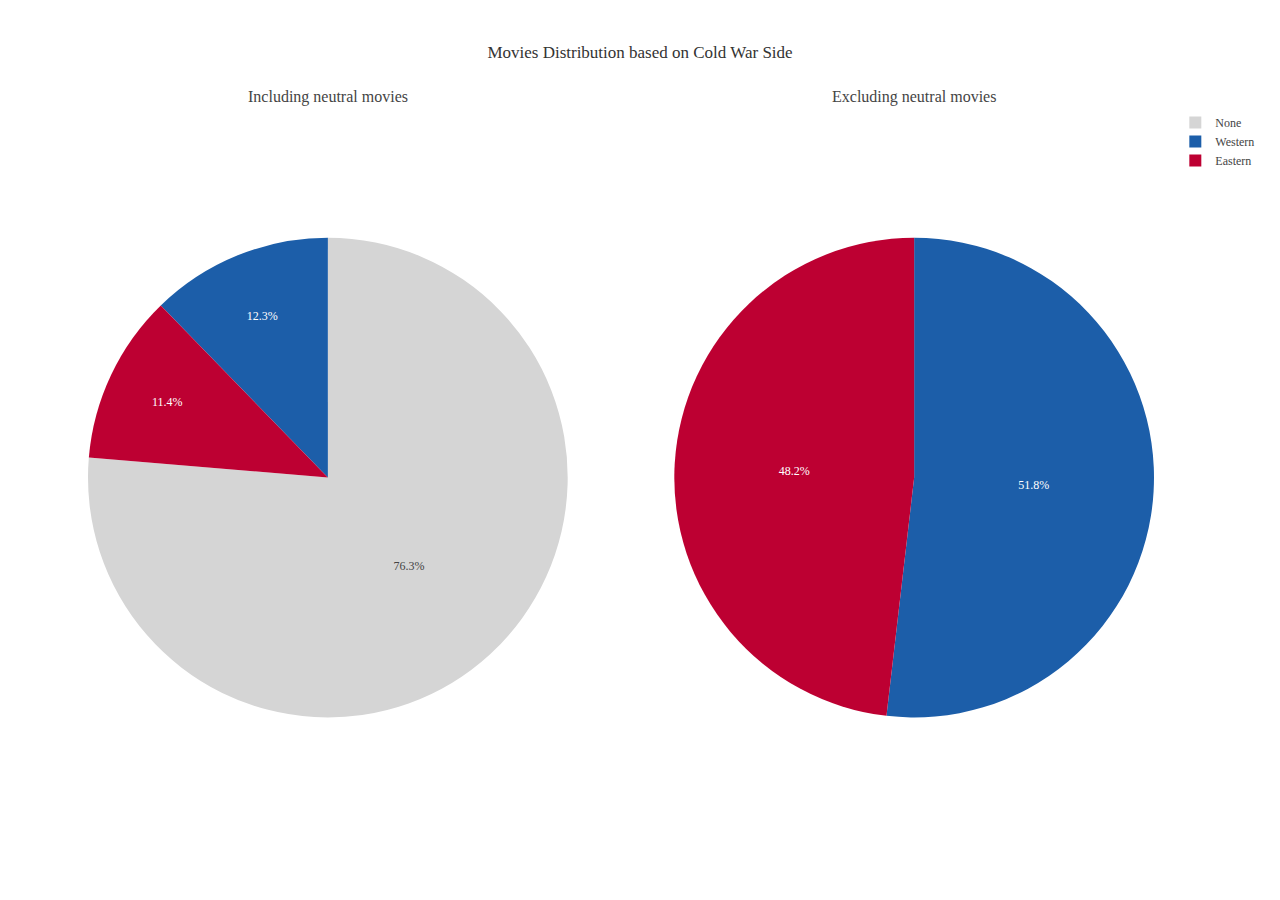
<file: graphs/movies_distrib.html>
<html>
<head><meta charset="utf-8" /></head>
<body>
    <div>                        <script type="text/javascript">window.PlotlyConfig = {MathJaxConfig: 'local'};</script>
        <script charset="utf-8" src="https://cdn.plot.ly/plotly-2.32.0.min.js"></script>                <div id="a48d587c-06ac-4a24-aacd-88ef18386cb4" class="plotly-graph-div" style="height:100%; width:100%;"></div>            <script type="text/javascript">                                    window.PLOTLYENV=window.PLOTLYENV || {};                                    if (document.getElementById("a48d587c-06ac-4a24-aacd-88ef18386cb4")) {                    Plotly.newPlot(                        "a48d587c-06ac-4a24-aacd-88ef18386cb4",                        [{"hovertemplate":"\u003cb\u003e%{label}\u003c\u002fb\u003e\u003cbr\u003eCount: %{value}\u003cbr\u003e\u003cextra\u003e\u003c\u002fextra\u003e","labels":["None","Western","Eastern"],"marker":{"colors":["#D5D5D5","#1C5EA9","#BD0032"]},"name":"Side","values":[19560,3142,2919],"type":"pie","domain":{"x":[0.0,0.45],"y":[0,0.95]}},{"hovertemplate":"\u003cb\u003e%{label}\u003c\u002fb\u003e\u003cbr\u003eCount: %{value}\u003cbr\u003e\u003cextra\u003e\u003c\u002fextra\u003e","labels":["Western","Eastern"],"marker":{"colors":["#1C5EA9","#BD0032"]},"name":"Side","values":[3142,2919],"type":"pie","domain":{"x":[0.55,1.0],"y":[0,0.95]}}],                        {"template":{"data":{"choropleth":[{"colorscale":[[0.0,"#BD0032"],[0.16666666666666666,"#F7514B"],[0.3333333333333333,"#FEB3A6"],[0.5,"#D5D5D5"],[0.6666666666666666,"#A0CBE8"],[0.8333333333333334,"#5C8DB8"],[1.0,"#1C5EA9"]],"type":"choropleth"}],"heatmap":[{"colorscale":[[0.0,"#BD0032"],[0.16666666666666666,"#F7514B"],[0.3333333333333333,"#FEB3A6"],[0.5,"#D5D5D5"],[0.6666666666666666,"#A0CBE8"],[0.8333333333333334,"#5C8DB8"],[1.0,"#1C5EA9"]],"type":"heatmap"}]},"layout":{"colorway":["#1F6B5D","#06DD95","#98E144","#FFE989","#F1AB79","#4BAE9A","#7FB112","#F0FE41","#FAC82B","#F58634"],"font":{"family":"Helvetica Neue"},"plot_bgcolor":"#F6F6F6","title":{"font":{"color":"#333333"}},"xaxis":{"tickfont":{"color":"#333333"},"title":{"font":{"color":"#333333"}}},"yaxis":{"tickfont":{"color":"#333333"},"title":{"font":{"color":"#333333"}}}}},"annotations":[{"font":{"size":16},"showarrow":false,"text":"Including neutral movies","x":0.225,"xanchor":"center","xref":"paper","y":1.0,"yanchor":"bottom","yref":"paper"},{"font":{"size":16},"showarrow":false,"text":"Excluding neutral movies","x":0.775,"xanchor":"center","xref":"paper","y":1.0,"yanchor":"bottom","yref":"paper"}],"title":{"font":{"weight":"bold"},"text":"Movies Distribution based on Cold War Side","x":0.5},"plot_bgcolor":"#F2F2F2"},                        {"responsive": true}                    )                };                            </script>        </div>
</body>
</html>
</file>
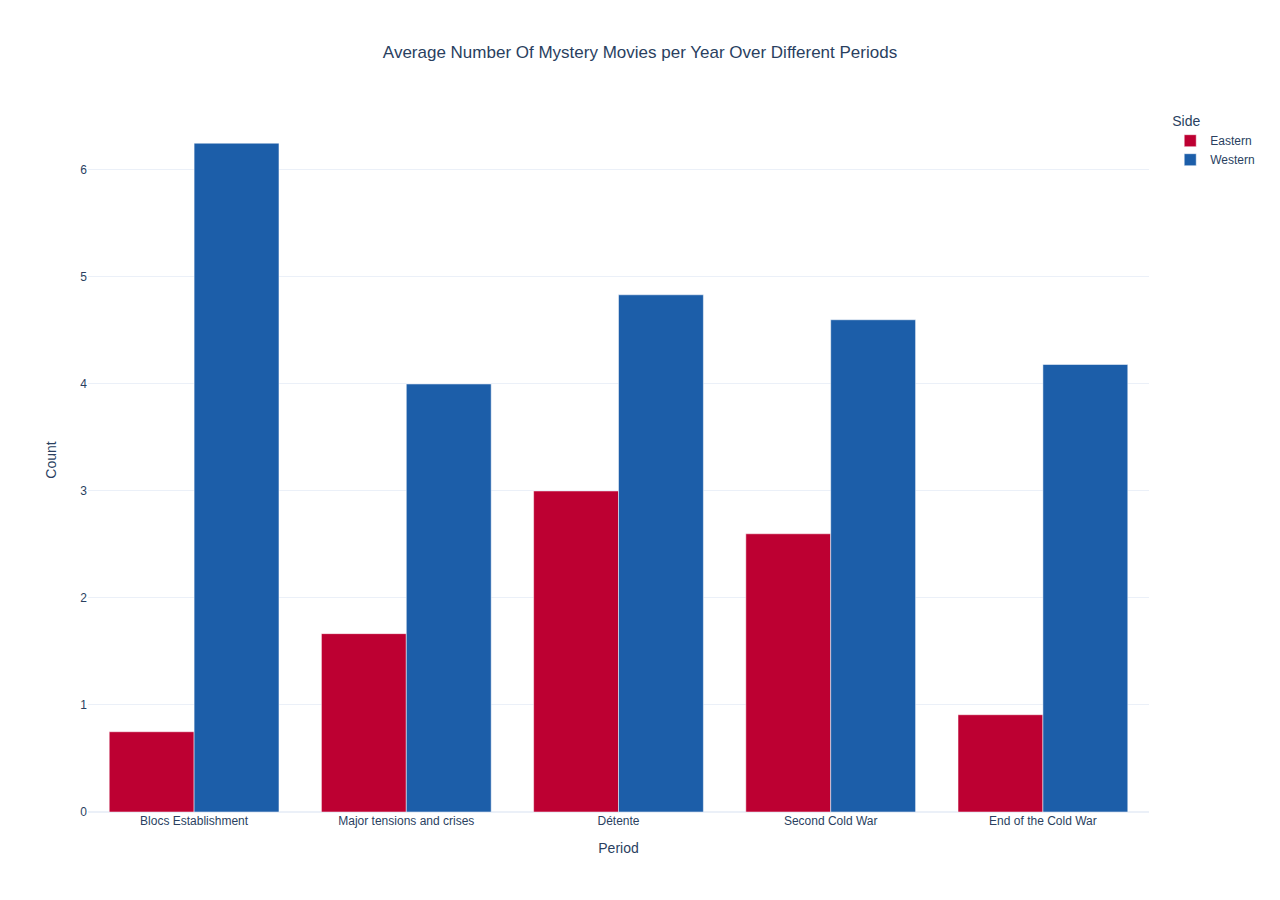
<file: graphs/Mystery_over_period.html>
<html>
<head><meta charset="utf-8" /></head>
<body>
    <div>                        <script type="text/javascript">window.PlotlyConfig = {MathJaxConfig: 'local'};</script>
        <script charset="utf-8" src="https://cdn.plot.ly/plotly-2.35.2.min.js"></script>                <div id="0ff65054-2080-48e6-8bee-56f836337182" class="plotly-graph-div" style="height:100%; width:100%;"></div>            <script type="text/javascript">                                    window.PLOTLYENV=window.PLOTLYENV || {};                                    if (document.getElementById("0ff65054-2080-48e6-8bee-56f836337182")) {                    Plotly.newPlot(                        "0ff65054-2080-48e6-8bee-56f836337182",                        [{"alignmentgroup":"True","hovertemplate":"Side=Eastern\u003cbr\u003ePeriod=%{x}\u003cbr\u003eCount=%{y}\u003cextra\u003e\u003c\u002fextra\u003e","legendgroup":"Eastern","marker":{"color":"#BD0032","pattern":{"shape":""}},"name":"Eastern","offsetgroup":"Eastern","orientation":"v","showlegend":true,"textposition":"auto","x":["Blocs Establishment","Major tensions and crises","D\u00e9tente","Second Cold War","End of the Cold War"],"xaxis":"x","y":[0.75,1.6666666666666667,3.0,2.6,0.9090909090909091],"yaxis":"y","type":"bar"},{"alignmentgroup":"True","hovertemplate":"Side=Western\u003cbr\u003ePeriod=%{x}\u003cbr\u003eCount=%{y}\u003cextra\u003e\u003c\u002fextra\u003e","legendgroup":"Western","marker":{"color":"#1C5EA9","pattern":{"shape":""}},"name":"Western","offsetgroup":"Western","orientation":"v","showlegend":true,"textposition":"auto","x":["Blocs Establishment","Major tensions and crises","D\u00e9tente","Second Cold War","End of the Cold War"],"xaxis":"x","y":[6.25,4.0,4.833333333333333,4.6,4.181818181818182],"yaxis":"y","type":"bar"}],                        {"template":{"data":{"barpolar":[{"marker":{"line":{"color":"white","width":0.5},"pattern":{"fillmode":"overlay","size":10,"solidity":0.2}},"type":"barpolar"}],"bar":[{"error_x":{"color":"#2a3f5f"},"error_y":{"color":"#2a3f5f"},"marker":{"line":{"color":"white","width":0.5},"pattern":{"fillmode":"overlay","size":10,"solidity":0.2}},"type":"bar"}],"carpet":[{"aaxis":{"endlinecolor":"#2a3f5f","gridcolor":"#C8D4E3","linecolor":"#C8D4E3","minorgridcolor":"#C8D4E3","startlinecolor":"#2a3f5f"},"baxis":{"endlinecolor":"#2a3f5f","gridcolor":"#C8D4E3","linecolor":"#C8D4E3","minorgridcolor":"#C8D4E3","startlinecolor":"#2a3f5f"},"type":"carpet"}],"choropleth":[{"colorbar":{"outlinewidth":0,"ticks":""},"type":"choropleth"}],"contourcarpet":[{"colorbar":{"outlinewidth":0,"ticks":""},"type":"contourcarpet"}],"contour":[{"colorbar":{"outlinewidth":0,"ticks":""},"colorscale":[[0.0,"#0d0887"],[0.1111111111111111,"#46039f"],[0.2222222222222222,"#7201a8"],[0.3333333333333333,"#9c179e"],[0.4444444444444444,"#bd3786"],[0.5555555555555556,"#d8576b"],[0.6666666666666666,"#ed7953"],[0.7777777777777778,"#fb9f3a"],[0.8888888888888888,"#fdca26"],[1.0,"#f0f921"]],"type":"contour"}],"heatmapgl":[{"colorbar":{"outlinewidth":0,"ticks":""},"colorscale":[[0.0,"#0d0887"],[0.1111111111111111,"#46039f"],[0.2222222222222222,"#7201a8"],[0.3333333333333333,"#9c179e"],[0.4444444444444444,"#bd3786"],[0.5555555555555556,"#d8576b"],[0.6666666666666666,"#ed7953"],[0.7777777777777778,"#fb9f3a"],[0.8888888888888888,"#fdca26"],[1.0,"#f0f921"]],"type":"heatmapgl"}],"heatmap":[{"colorbar":{"outlinewidth":0,"ticks":""},"colorscale":[[0.0,"#0d0887"],[0.1111111111111111,"#46039f"],[0.2222222222222222,"#7201a8"],[0.3333333333333333,"#9c179e"],[0.4444444444444444,"#bd3786"],[0.5555555555555556,"#d8576b"],[0.6666666666666666,"#ed7953"],[0.7777777777777778,"#fb9f3a"],[0.8888888888888888,"#fdca26"],[1.0,"#f0f921"]],"type":"heatmap"}],"histogram2dcontour":[{"colorbar":{"outlinewidth":0,"ticks":""},"colorscale":[[0.0,"#0d0887"],[0.1111111111111111,"#46039f"],[0.2222222222222222,"#7201a8"],[0.3333333333333333,"#9c179e"],[0.4444444444444444,"#bd3786"],[0.5555555555555556,"#d8576b"],[0.6666666666666666,"#ed7953"],[0.7777777777777778,"#fb9f3a"],[0.8888888888888888,"#fdca26"],[1.0,"#f0f921"]],"type":"histogram2dcontour"}],"histogram2d":[{"colorbar":{"outlinewidth":0,"ticks":""},"colorscale":[[0.0,"#0d0887"],[0.1111111111111111,"#46039f"],[0.2222222222222222,"#7201a8"],[0.3333333333333333,"#9c179e"],[0.4444444444444444,"#bd3786"],[0.5555555555555556,"#d8576b"],[0.6666666666666666,"#ed7953"],[0.7777777777777778,"#fb9f3a"],[0.8888888888888888,"#fdca26"],[1.0,"#f0f921"]],"type":"histogram2d"}],"histogram":[{"marker":{"pattern":{"fillmode":"overlay","size":10,"solidity":0.2}},"type":"histogram"}],"mesh3d":[{"colorbar":{"outlinewidth":0,"ticks":""},"type":"mesh3d"}],"parcoords":[{"line":{"colorbar":{"outlinewidth":0,"ticks":""}},"type":"parcoords"}],"pie":[{"automargin":true,"type":"pie"}],"scatter3d":[{"line":{"colorbar":{"outlinewidth":0,"ticks":""}},"marker":{"colorbar":{"outlinewidth":0,"ticks":""}},"type":"scatter3d"}],"scattercarpet":[{"marker":{"colorbar":{"outlinewidth":0,"ticks":""}},"type":"scattercarpet"}],"scattergeo":[{"marker":{"colorbar":{"outlinewidth":0,"ticks":""}},"type":"scattergeo"}],"scattergl":[{"marker":{"colorbar":{"outlinewidth":0,"ticks":""}},"type":"scattergl"}],"scattermapbox":[{"marker":{"colorbar":{"outlinewidth":0,"ticks":""}},"type":"scattermapbox"}],"scatterpolargl":[{"marker":{"colorbar":{"outlinewidth":0,"ticks":""}},"type":"scatterpolargl"}],"scatterpolar":[{"marker":{"colorbar":{"outlinewidth":0,"ticks":""}},"type":"scatterpolar"}],"scatter":[{"fillpattern":{"fillmode":"overlay","size":10,"solidity":0.2},"type":"scatter"}],"scatterternary":[{"marker":{"colorbar":{"outlinewidth":0,"ticks":""}},"type":"scatterternary"}],"surface":[{"colorbar":{"outlinewidth":0,"ticks":""},"colorscale":[[0.0,"#0d0887"],[0.1111111111111111,"#46039f"],[0.2222222222222222,"#7201a8"],[0.3333333333333333,"#9c179e"],[0.4444444444444444,"#bd3786"],[0.5555555555555556,"#d8576b"],[0.6666666666666666,"#ed7953"],[0.7777777777777778,"#fb9f3a"],[0.8888888888888888,"#fdca26"],[1.0,"#f0f921"]],"type":"surface"}],"table":[{"cells":{"fill":{"color":"#EBF0F8"},"line":{"color":"white"}},"header":{"fill":{"color":"#C8D4E3"},"line":{"color":"white"}},"type":"table"}]},"layout":{"annotationdefaults":{"arrowcolor":"#2a3f5f","arrowhead":0,"arrowwidth":1},"autotypenumbers":"strict","coloraxis":{"colorbar":{"outlinewidth":0,"ticks":""}},"colorscale":{"diverging":[[0,"#8e0152"],[0.1,"#c51b7d"],[0.2,"#de77ae"],[0.3,"#f1b6da"],[0.4,"#fde0ef"],[0.5,"#f7f7f7"],[0.6,"#e6f5d0"],[0.7,"#b8e186"],[0.8,"#7fbc41"],[0.9,"#4d9221"],[1,"#276419"]],"sequential":[[0.0,"#0d0887"],[0.1111111111111111,"#46039f"],[0.2222222222222222,"#7201a8"],[0.3333333333333333,"#9c179e"],[0.4444444444444444,"#bd3786"],[0.5555555555555556,"#d8576b"],[0.6666666666666666,"#ed7953"],[0.7777777777777778,"#fb9f3a"],[0.8888888888888888,"#fdca26"],[1.0,"#f0f921"]],"sequentialminus":[[0.0,"#0d0887"],[0.1111111111111111,"#46039f"],[0.2222222222222222,"#7201a8"],[0.3333333333333333,"#9c179e"],[0.4444444444444444,"#bd3786"],[0.5555555555555556,"#d8576b"],[0.6666666666666666,"#ed7953"],[0.7777777777777778,"#fb9f3a"],[0.8888888888888888,"#fdca26"],[1.0,"#f0f921"]]},"colorway":["#636efa","#EF553B","#00cc96","#ab63fa","#FFA15A","#19d3f3","#FF6692","#B6E880","#FF97FF","#FECB52"],"font":{"color":"#2a3f5f"},"geo":{"bgcolor":"white","lakecolor":"white","landcolor":"white","showlakes":true,"showland":true,"subunitcolor":"#C8D4E3"},"hoverlabel":{"align":"left"},"hovermode":"closest","mapbox":{"style":"light"},"paper_bgcolor":"white","plot_bgcolor":"white","polar":{"angularaxis":{"gridcolor":"#EBF0F8","linecolor":"#EBF0F8","ticks":""},"bgcolor":"white","radialaxis":{"gridcolor":"#EBF0F8","linecolor":"#EBF0F8","ticks":""}},"scene":{"xaxis":{"backgroundcolor":"white","gridcolor":"#DFE8F3","gridwidth":2,"linecolor":"#EBF0F8","showbackground":true,"ticks":"","zerolinecolor":"#EBF0F8"},"yaxis":{"backgroundcolor":"white","gridcolor":"#DFE8F3","gridwidth":2,"linecolor":"#EBF0F8","showbackground":true,"ticks":"","zerolinecolor":"#EBF0F8"},"zaxis":{"backgroundcolor":"white","gridcolor":"#DFE8F3","gridwidth":2,"linecolor":"#EBF0F8","showbackground":true,"ticks":"","zerolinecolor":"#EBF0F8"}},"shapedefaults":{"line":{"color":"#2a3f5f"}},"ternary":{"aaxis":{"gridcolor":"#DFE8F3","linecolor":"#A2B1C6","ticks":""},"baxis":{"gridcolor":"#DFE8F3","linecolor":"#A2B1C6","ticks":""},"bgcolor":"white","caxis":{"gridcolor":"#DFE8F3","linecolor":"#A2B1C6","ticks":""}},"title":{"x":0.05},"xaxis":{"automargin":true,"gridcolor":"#EBF0F8","linecolor":"#EBF0F8","ticks":"","title":{"standoff":15},"zerolinecolor":"#EBF0F8","zerolinewidth":2},"yaxis":{"automargin":true,"gridcolor":"#EBF0F8","linecolor":"#EBF0F8","ticks":"","title":{"standoff":15},"zerolinecolor":"#EBF0F8","zerolinewidth":2}}},"xaxis":{"anchor":"y","domain":[0.0,1.0],"title":{"text":"Period"}},"yaxis":{"anchor":"x","domain":[0.0,1.0],"title":{"text":"Count"}},"legend":{"title":{"text":"Side"},"tracegroupgap":0},"title":{"text":"Average Number Of Mystery Movies per Year Over Different Periods","x":0.5,"xanchor":"center"},"barmode":"group","hovermode":"x unified"},                        {"responsive": true}                    )                };                            </script>        </div>
</body>
</html>
</file>
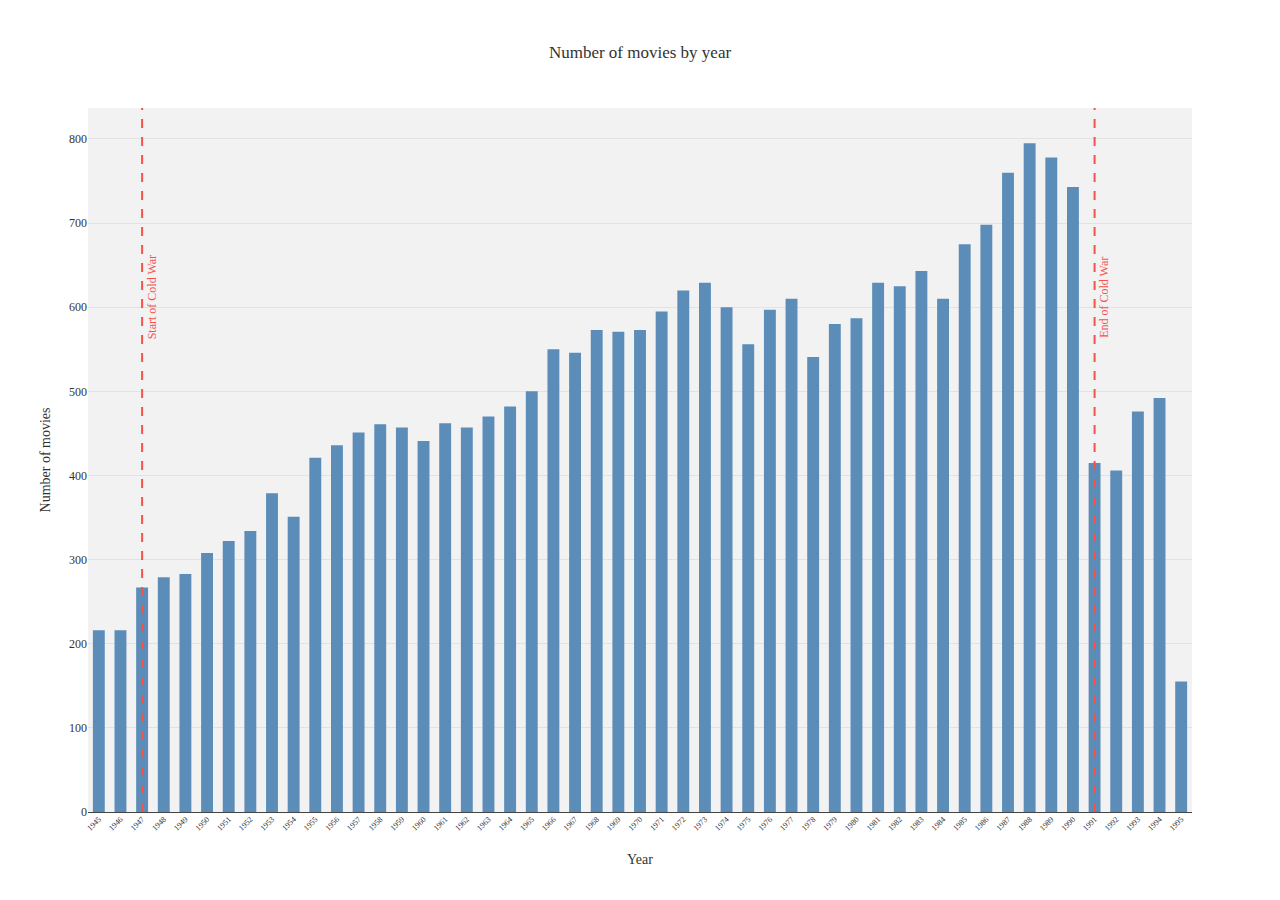
<file: graphs/nb_movies_by_year.html>
<html>
<head><meta charset="utf-8" /></head>
<body>
    <div>                        <script type="text/javascript">window.PlotlyConfig = {MathJaxConfig: 'local'};</script>
        <script charset="utf-8" src="https://cdn.plot.ly/plotly-2.32.0.min.js"></script>                <div id="9e2d000e-9788-4843-8e2d-9804c940559e" class="plotly-graph-div" style="height:100%; width:100%;"></div>            <script type="text/javascript">                                    window.PLOTLYENV=window.PLOTLYENV || {};                                    if (document.getElementById("9e2d000e-9788-4843-8e2d-9804c940559e")) {                    Plotly.newPlot(                        "9e2d000e-9788-4843-8e2d-9804c940559e",                        [{"hovertemplate":"Year: %{x}\u003cbr\u003eNo. of movies: %{y}\u003cextra\u003e\u003c\u002fextra\u003e","marker":{"color":"#5C8DB8"},"width":0.55,"x":[1945,1946,1947,1948,1949,1950,1951,1952,1953,1954,1955,1956,1957,1958,1959,1960,1961,1962,1963,1964,1965,1966,1967,1968,1969,1970,1971,1972,1973,1974,1975,1976,1977,1978,1979,1980,1981,1982,1983,1984,1985,1986,1987,1988,1989,1990,1991,1992,1993,1994,1995],"y":[216,216,267,279,283,308,322,334,379,351,421,436,451,461,457,441,462,457,470,482,500,550,546,573,571,573,595,620,629,600,556,597,610,541,580,587,629,625,643,610,675,698,760,795,778,743,415,406,476,492,155],"type":"bar"}],                        {"template":{"data":{"choropleth":[{"colorscale":[[0.0,"#BD0032"],[0.16666666666666666,"#F7514B"],[0.3333333333333333,"#FEB3A6"],[0.5,"#D5D5D5"],[0.6666666666666666,"#A0CBE8"],[0.8333333333333334,"#5C8DB8"],[1.0,"#1C5EA9"]],"type":"choropleth"}],"heatmap":[{"colorscale":[[0.0,"#BD0032"],[0.16666666666666666,"#F7514B"],[0.3333333333333333,"#FEB3A6"],[0.5,"#D5D5D5"],[0.6666666666666666,"#A0CBE8"],[0.8333333333333334,"#5C8DB8"],[1.0,"#1C5EA9"]],"type":"heatmap"}]},"layout":{"colorway":["#1F6B5D","#06DD95","#98E144","#FFE989","#F1AB79","#4BAE9A","#7FB112","#F0FE41","#FAC82B","#F58634"],"font":{"family":"Helvetica Neue"},"plot_bgcolor":"#F6F6F6","title":{"font":{"color":"#333333"}},"xaxis":{"tickfont":{"color":"#333333"},"title":{"font":{"color":"#333333"}}},"yaxis":{"tickfont":{"color":"#333333"},"title":{"font":{"color":"#333333"}}}}},"title":{"text":"Number of movies by year"},"xaxis":{"title":{"text":"Year"},"tickfont":{"size":8},"tickangle":-45,"tickvals":[1945,1946,1947,1948,1949,1950,1951,1952,1953,1954,1955,1956,1957,1958,1959,1960,1961,1962,1963,1964,1965,1966,1967,1968,1969,1970,1971,1972,1973,1974,1975,1976,1977,1978,1979,1980,1981,1982,1983,1984,1985,1986,1987,1988,1989,1990,1991,1992,1993,1994,1995]},"yaxis":{"title":{"text":"Number of movies"}},"plot_bgcolor":"#F2F2F2","shapes":[{"line":{"color":"#F7514B","dash":"dash"},"type":"line","x0":1947,"x1":1947,"xref":"x","y0":0,"y1":1,"yref":"y domain"},{"line":{"color":"#F7514B","dash":"dash"},"type":"line","x0":1991,"x1":1991,"xref":"x","y0":0,"y1":1,"yref":"y domain"}],"annotations":[{"font":{"color":"#F7514B","size":12},"showarrow":false,"text":"Start of Cold War","textangle":-90,"x":1947,"xshift":10,"y":600,"yanchor":"middle","yshift":10},{"font":{"color":"#F7514B","size":12},"showarrow":false,"text":"End of Cold War","textangle":-90,"x":1991,"xshift":10,"y":600,"yanchor":"middle","yshift":10}]},                        {"responsive": true}                    )                };                            </script>        </div>
</body>
</html>
</file>
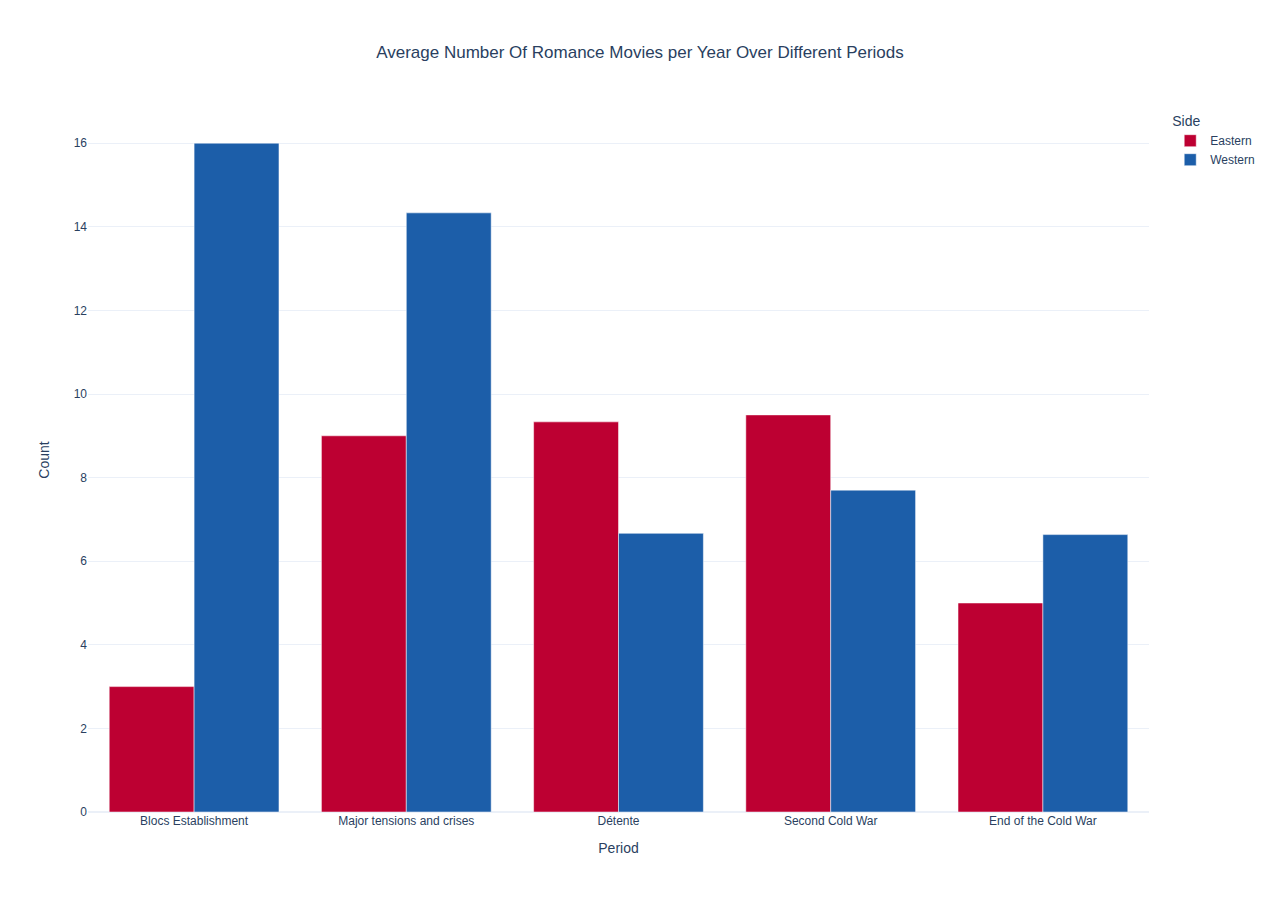
<file: graphs/Romance_over_period.html>
<html>
<head><meta charset="utf-8" /></head>
<body>
    <div>                        <script type="text/javascript">window.PlotlyConfig = {MathJaxConfig: 'local'};</script>
        <script charset="utf-8" src="https://cdn.plot.ly/plotly-2.35.2.min.js"></script>                <div id="01d762f0-752f-420d-983c-6efeb8fb23bd" class="plotly-graph-div" style="height:100%; width:100%;"></div>            <script type="text/javascript">                                    window.PLOTLYENV=window.PLOTLYENV || {};                                    if (document.getElementById("01d762f0-752f-420d-983c-6efeb8fb23bd")) {                    Plotly.newPlot(                        "01d762f0-752f-420d-983c-6efeb8fb23bd",                        [{"alignmentgroup":"True","hovertemplate":"Side=Eastern\u003cbr\u003ePeriod=%{x}\u003cbr\u003eCount=%{y}\u003cextra\u003e\u003c\u002fextra\u003e","legendgroup":"Eastern","marker":{"color":"#BD0032","pattern":{"shape":""}},"name":"Eastern","offsetgroup":"Eastern","orientation":"v","showlegend":true,"textposition":"auto","x":["Blocs Establishment","Major tensions and crises","D\u00e9tente","Second Cold War","End of the Cold War"],"xaxis":"x","y":[3.0,9.0,9.333333333333334,9.5,5.0],"yaxis":"y","type":"bar"},{"alignmentgroup":"True","hovertemplate":"Side=Western\u003cbr\u003ePeriod=%{x}\u003cbr\u003eCount=%{y}\u003cextra\u003e\u003c\u002fextra\u003e","legendgroup":"Western","marker":{"color":"#1C5EA9","pattern":{"shape":""}},"name":"Western","offsetgroup":"Western","orientation":"v","showlegend":true,"textposition":"auto","x":["Blocs Establishment","Major tensions and crises","D\u00e9tente","Second Cold War","End of the Cold War"],"xaxis":"x","y":[16.0,14.333333333333334,6.666666666666667,7.7,6.636363636363637],"yaxis":"y","type":"bar"}],                        {"template":{"data":{"barpolar":[{"marker":{"line":{"color":"white","width":0.5},"pattern":{"fillmode":"overlay","size":10,"solidity":0.2}},"type":"barpolar"}],"bar":[{"error_x":{"color":"#2a3f5f"},"error_y":{"color":"#2a3f5f"},"marker":{"line":{"color":"white","width":0.5},"pattern":{"fillmode":"overlay","size":10,"solidity":0.2}},"type":"bar"}],"carpet":[{"aaxis":{"endlinecolor":"#2a3f5f","gridcolor":"#C8D4E3","linecolor":"#C8D4E3","minorgridcolor":"#C8D4E3","startlinecolor":"#2a3f5f"},"baxis":{"endlinecolor":"#2a3f5f","gridcolor":"#C8D4E3","linecolor":"#C8D4E3","minorgridcolor":"#C8D4E3","startlinecolor":"#2a3f5f"},"type":"carpet"}],"choropleth":[{"colorbar":{"outlinewidth":0,"ticks":""},"type":"choropleth"}],"contourcarpet":[{"colorbar":{"outlinewidth":0,"ticks":""},"type":"contourcarpet"}],"contour":[{"colorbar":{"outlinewidth":0,"ticks":""},"colorscale":[[0.0,"#0d0887"],[0.1111111111111111,"#46039f"],[0.2222222222222222,"#7201a8"],[0.3333333333333333,"#9c179e"],[0.4444444444444444,"#bd3786"],[0.5555555555555556,"#d8576b"],[0.6666666666666666,"#ed7953"],[0.7777777777777778,"#fb9f3a"],[0.8888888888888888,"#fdca26"],[1.0,"#f0f921"]],"type":"contour"}],"heatmapgl":[{"colorbar":{"outlinewidth":0,"ticks":""},"colorscale":[[0.0,"#0d0887"],[0.1111111111111111,"#46039f"],[0.2222222222222222,"#7201a8"],[0.3333333333333333,"#9c179e"],[0.4444444444444444,"#bd3786"],[0.5555555555555556,"#d8576b"],[0.6666666666666666,"#ed7953"],[0.7777777777777778,"#fb9f3a"],[0.8888888888888888,"#fdca26"],[1.0,"#f0f921"]],"type":"heatmapgl"}],"heatmap":[{"colorbar":{"outlinewidth":0,"ticks":""},"colorscale":[[0.0,"#0d0887"],[0.1111111111111111,"#46039f"],[0.2222222222222222,"#7201a8"],[0.3333333333333333,"#9c179e"],[0.4444444444444444,"#bd3786"],[0.5555555555555556,"#d8576b"],[0.6666666666666666,"#ed7953"],[0.7777777777777778,"#fb9f3a"],[0.8888888888888888,"#fdca26"],[1.0,"#f0f921"]],"type":"heatmap"}],"histogram2dcontour":[{"colorbar":{"outlinewidth":0,"ticks":""},"colorscale":[[0.0,"#0d0887"],[0.1111111111111111,"#46039f"],[0.2222222222222222,"#7201a8"],[0.3333333333333333,"#9c179e"],[0.4444444444444444,"#bd3786"],[0.5555555555555556,"#d8576b"],[0.6666666666666666,"#ed7953"],[0.7777777777777778,"#fb9f3a"],[0.8888888888888888,"#fdca26"],[1.0,"#f0f921"]],"type":"histogram2dcontour"}],"histogram2d":[{"colorbar":{"outlinewidth":0,"ticks":""},"colorscale":[[0.0,"#0d0887"],[0.1111111111111111,"#46039f"],[0.2222222222222222,"#7201a8"],[0.3333333333333333,"#9c179e"],[0.4444444444444444,"#bd3786"],[0.5555555555555556,"#d8576b"],[0.6666666666666666,"#ed7953"],[0.7777777777777778,"#fb9f3a"],[0.8888888888888888,"#fdca26"],[1.0,"#f0f921"]],"type":"histogram2d"}],"histogram":[{"marker":{"pattern":{"fillmode":"overlay","size":10,"solidity":0.2}},"type":"histogram"}],"mesh3d":[{"colorbar":{"outlinewidth":0,"ticks":""},"type":"mesh3d"}],"parcoords":[{"line":{"colorbar":{"outlinewidth":0,"ticks":""}},"type":"parcoords"}],"pie":[{"automargin":true,"type":"pie"}],"scatter3d":[{"line":{"colorbar":{"outlinewidth":0,"ticks":""}},"marker":{"colorbar":{"outlinewidth":0,"ticks":""}},"type":"scatter3d"}],"scattercarpet":[{"marker":{"colorbar":{"outlinewidth":0,"ticks":""}},"type":"scattercarpet"}],"scattergeo":[{"marker":{"colorbar":{"outlinewidth":0,"ticks":""}},"type":"scattergeo"}],"scattergl":[{"marker":{"colorbar":{"outlinewidth":0,"ticks":""}},"type":"scattergl"}],"scattermapbox":[{"marker":{"colorbar":{"outlinewidth":0,"ticks":""}},"type":"scattermapbox"}],"scatterpolargl":[{"marker":{"colorbar":{"outlinewidth":0,"ticks":""}},"type":"scatterpolargl"}],"scatterpolar":[{"marker":{"colorbar":{"outlinewidth":0,"ticks":""}},"type":"scatterpolar"}],"scatter":[{"fillpattern":{"fillmode":"overlay","size":10,"solidity":0.2},"type":"scatter"}],"scatterternary":[{"marker":{"colorbar":{"outlinewidth":0,"ticks":""}},"type":"scatterternary"}],"surface":[{"colorbar":{"outlinewidth":0,"ticks":""},"colorscale":[[0.0,"#0d0887"],[0.1111111111111111,"#46039f"],[0.2222222222222222,"#7201a8"],[0.3333333333333333,"#9c179e"],[0.4444444444444444,"#bd3786"],[0.5555555555555556,"#d8576b"],[0.6666666666666666,"#ed7953"],[0.7777777777777778,"#fb9f3a"],[0.8888888888888888,"#fdca26"],[1.0,"#f0f921"]],"type":"surface"}],"table":[{"cells":{"fill":{"color":"#EBF0F8"},"line":{"color":"white"}},"header":{"fill":{"color":"#C8D4E3"},"line":{"color":"white"}},"type":"table"}]},"layout":{"annotationdefaults":{"arrowcolor":"#2a3f5f","arrowhead":0,"arrowwidth":1},"autotypenumbers":"strict","coloraxis":{"colorbar":{"outlinewidth":0,"ticks":""}},"colorscale":{"diverging":[[0,"#8e0152"],[0.1,"#c51b7d"],[0.2,"#de77ae"],[0.3,"#f1b6da"],[0.4,"#fde0ef"],[0.5,"#f7f7f7"],[0.6,"#e6f5d0"],[0.7,"#b8e186"],[0.8,"#7fbc41"],[0.9,"#4d9221"],[1,"#276419"]],"sequential":[[0.0,"#0d0887"],[0.1111111111111111,"#46039f"],[0.2222222222222222,"#7201a8"],[0.3333333333333333,"#9c179e"],[0.4444444444444444,"#bd3786"],[0.5555555555555556,"#d8576b"],[0.6666666666666666,"#ed7953"],[0.7777777777777778,"#fb9f3a"],[0.8888888888888888,"#fdca26"],[1.0,"#f0f921"]],"sequentialminus":[[0.0,"#0d0887"],[0.1111111111111111,"#46039f"],[0.2222222222222222,"#7201a8"],[0.3333333333333333,"#9c179e"],[0.4444444444444444,"#bd3786"],[0.5555555555555556,"#d8576b"],[0.6666666666666666,"#ed7953"],[0.7777777777777778,"#fb9f3a"],[0.8888888888888888,"#fdca26"],[1.0,"#f0f921"]]},"colorway":["#636efa","#EF553B","#00cc96","#ab63fa","#FFA15A","#19d3f3","#FF6692","#B6E880","#FF97FF","#FECB52"],"font":{"color":"#2a3f5f"},"geo":{"bgcolor":"white","lakecolor":"white","landcolor":"white","showlakes":true,"showland":true,"subunitcolor":"#C8D4E3"},"hoverlabel":{"align":"left"},"hovermode":"closest","mapbox":{"style":"light"},"paper_bgcolor":"white","plot_bgcolor":"white","polar":{"angularaxis":{"gridcolor":"#EBF0F8","linecolor":"#EBF0F8","ticks":""},"bgcolor":"white","radialaxis":{"gridcolor":"#EBF0F8","linecolor":"#EBF0F8","ticks":""}},"scene":{"xaxis":{"backgroundcolor":"white","gridcolor":"#DFE8F3","gridwidth":2,"linecolor":"#EBF0F8","showbackground":true,"ticks":"","zerolinecolor":"#EBF0F8"},"yaxis":{"backgroundcolor":"white","gridcolor":"#DFE8F3","gridwidth":2,"linecolor":"#EBF0F8","showbackground":true,"ticks":"","zerolinecolor":"#EBF0F8"},"zaxis":{"backgroundcolor":"white","gridcolor":"#DFE8F3","gridwidth":2,"linecolor":"#EBF0F8","showbackground":true,"ticks":"","zerolinecolor":"#EBF0F8"}},"shapedefaults":{"line":{"color":"#2a3f5f"}},"ternary":{"aaxis":{"gridcolor":"#DFE8F3","linecolor":"#A2B1C6","ticks":""},"baxis":{"gridcolor":"#DFE8F3","linecolor":"#A2B1C6","ticks":""},"bgcolor":"white","caxis":{"gridcolor":"#DFE8F3","linecolor":"#A2B1C6","ticks":""}},"title":{"x":0.05},"xaxis":{"automargin":true,"gridcolor":"#EBF0F8","linecolor":"#EBF0F8","ticks":"","title":{"standoff":15},"zerolinecolor":"#EBF0F8","zerolinewidth":2},"yaxis":{"automargin":true,"gridcolor":"#EBF0F8","linecolor":"#EBF0F8","ticks":"","title":{"standoff":15},"zerolinecolor":"#EBF0F8","zerolinewidth":2}}},"xaxis":{"anchor":"y","domain":[0.0,1.0],"title":{"text":"Period"}},"yaxis":{"anchor":"x","domain":[0.0,1.0],"title":{"text":"Count"}},"legend":{"title":{"text":"Side"},"tracegroupgap":0},"title":{"text":"Average Number Of Romance Movies per Year Over Different Periods","x":0.5,"xanchor":"center"},"barmode":"group","hovermode":"x unified"},                        {"responsive": true}                    )                };                            </script>        </div>
</body>
</html>
</file>
